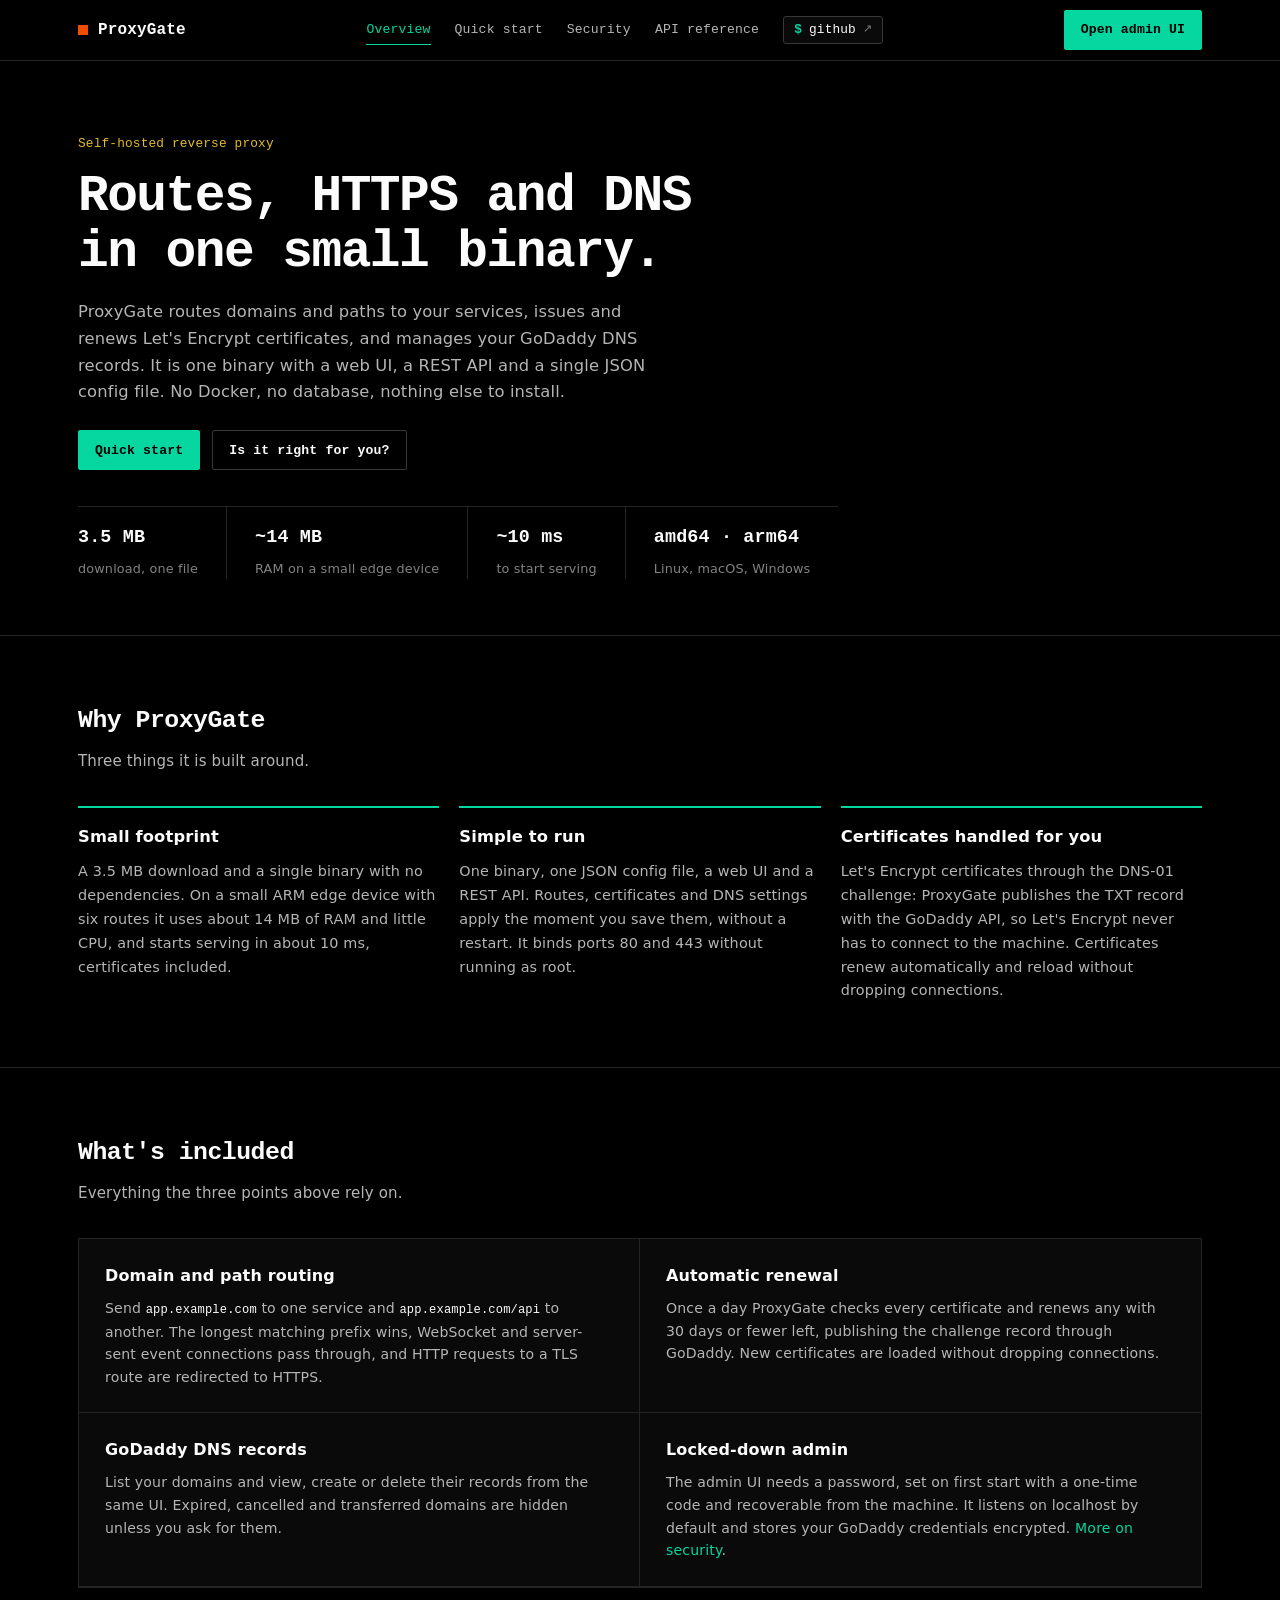
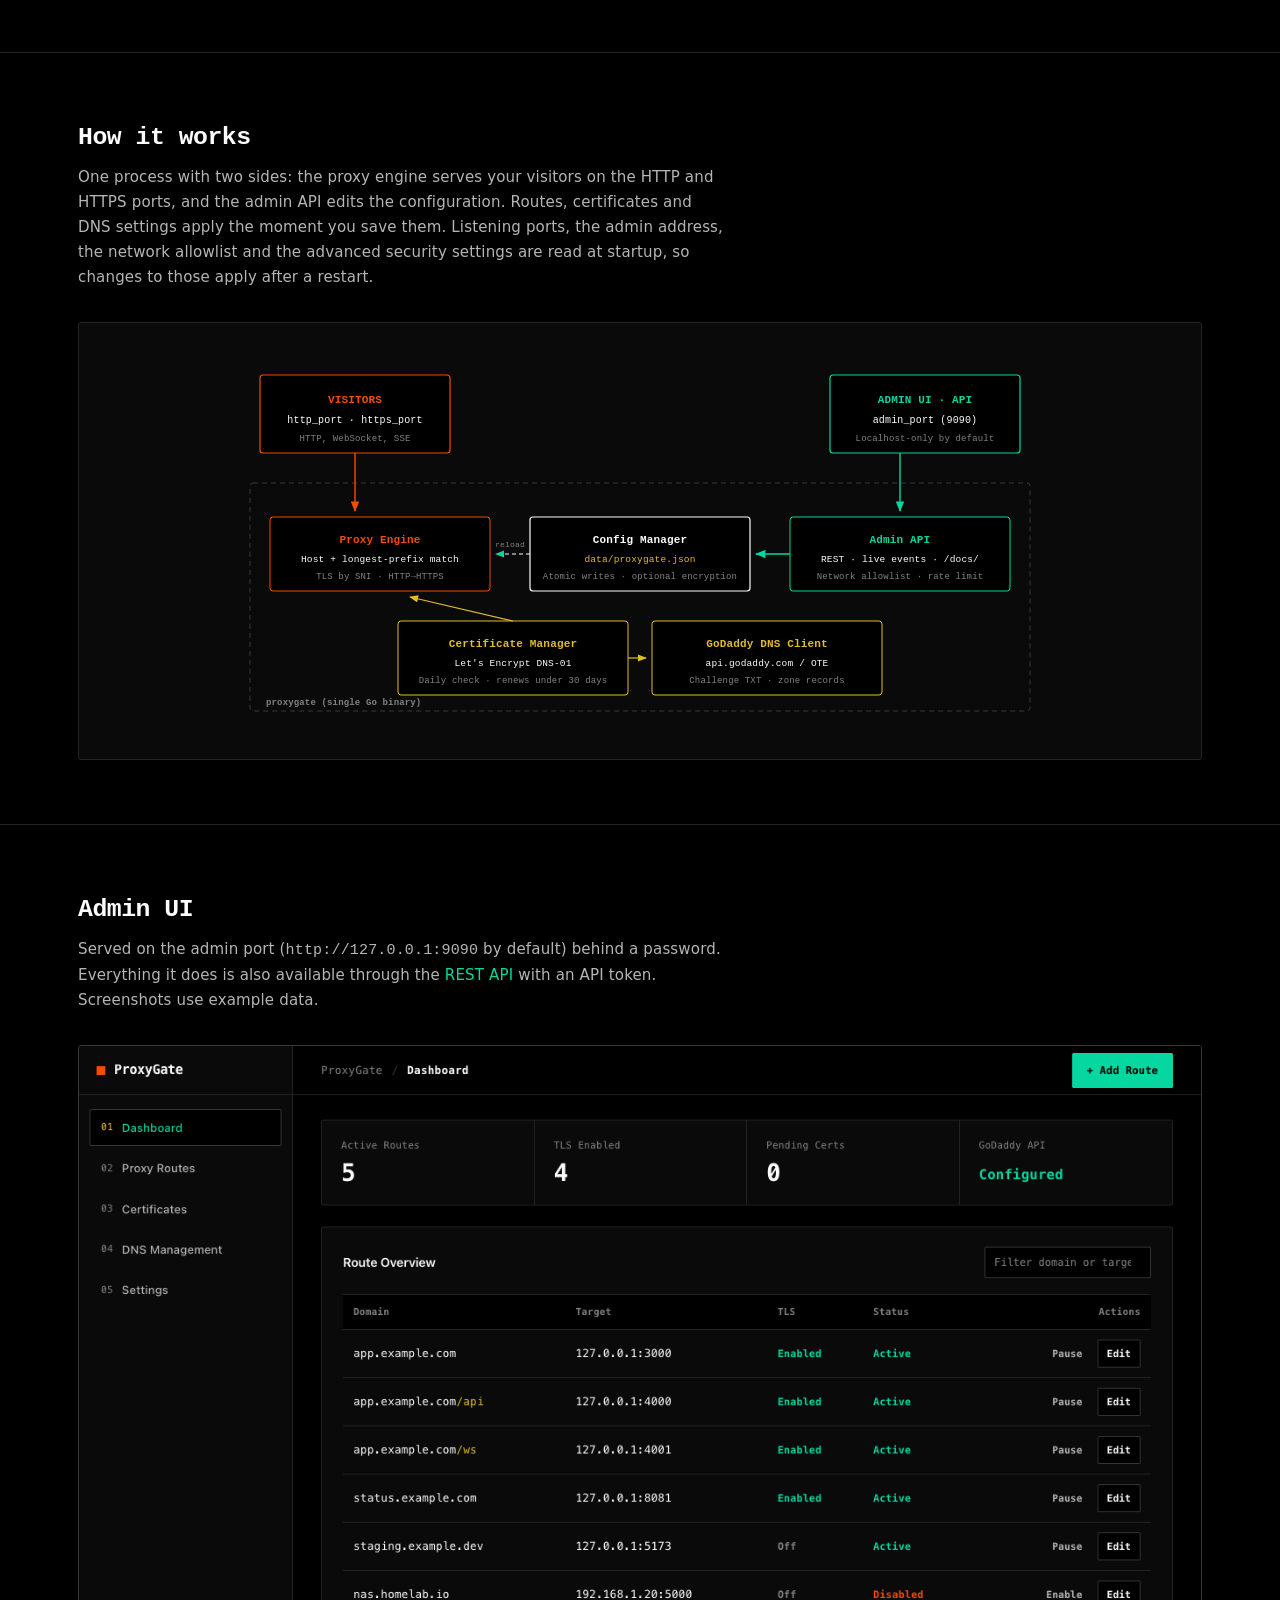
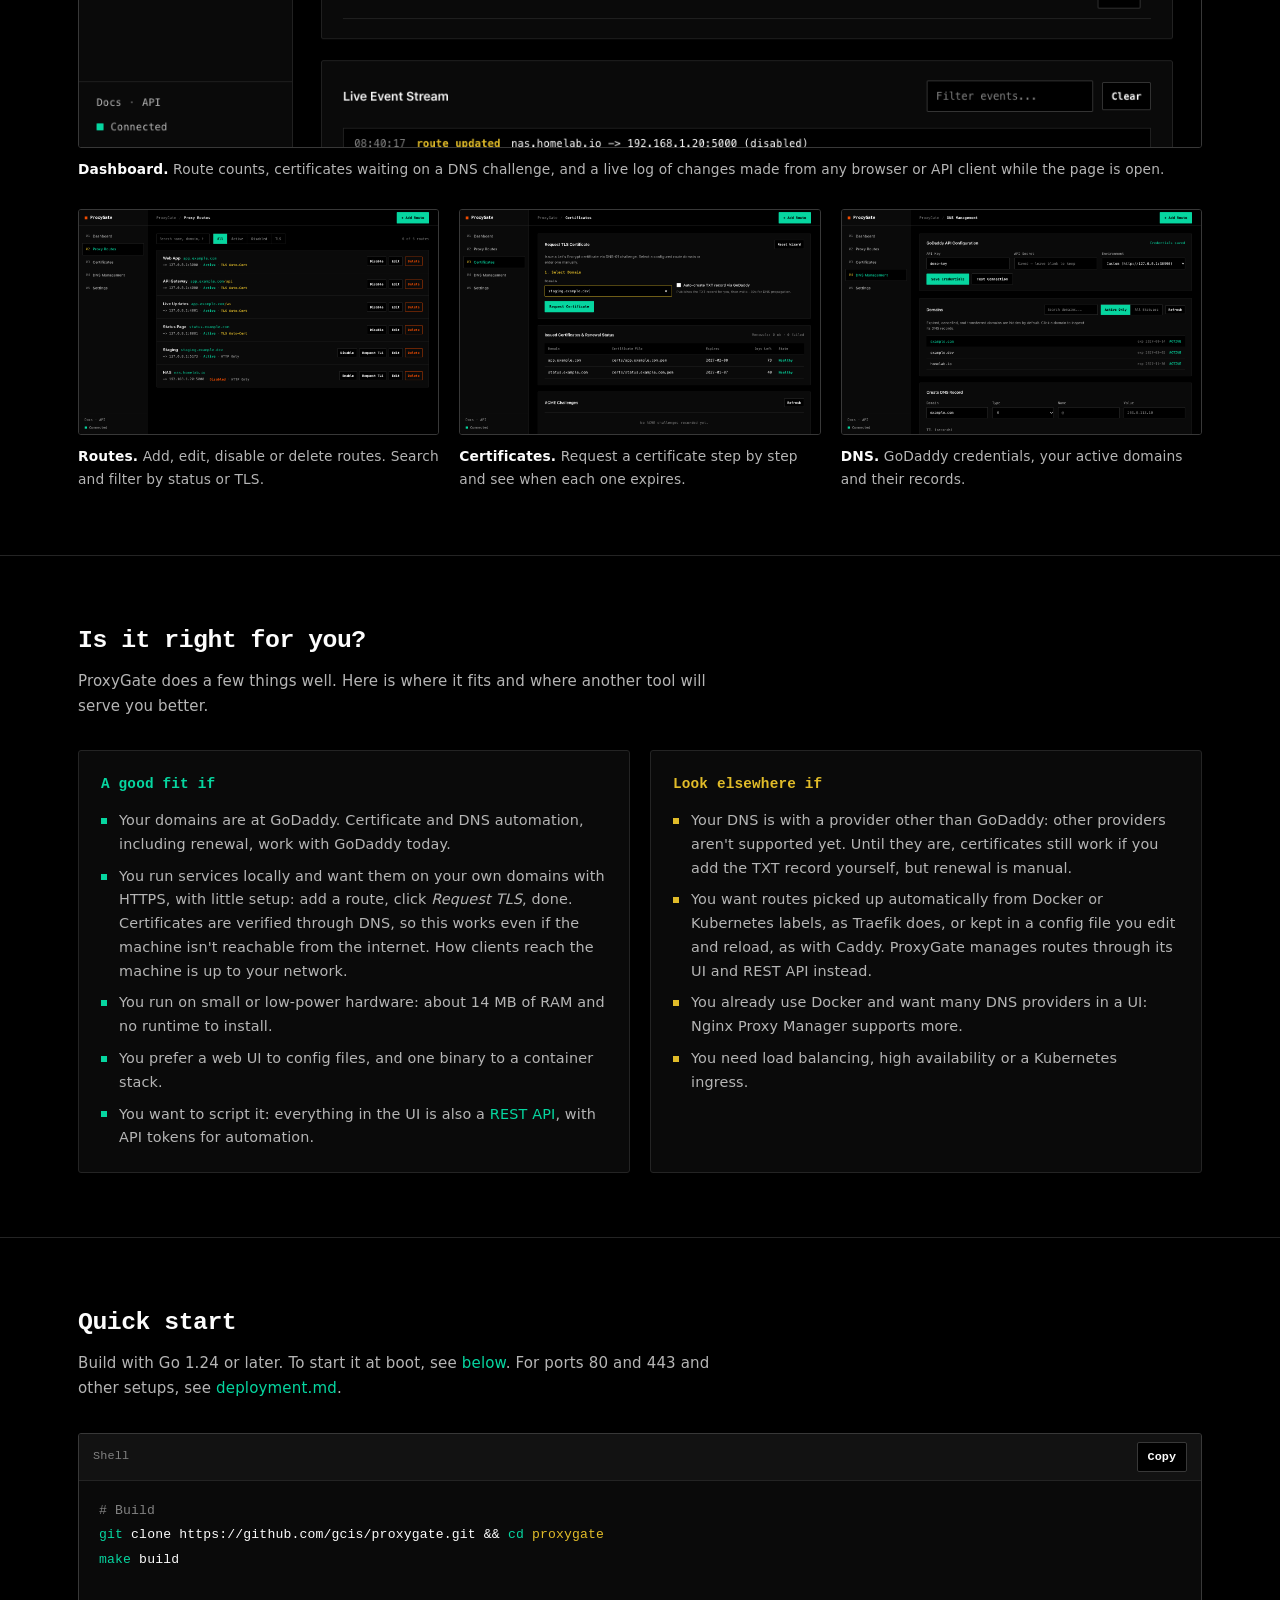
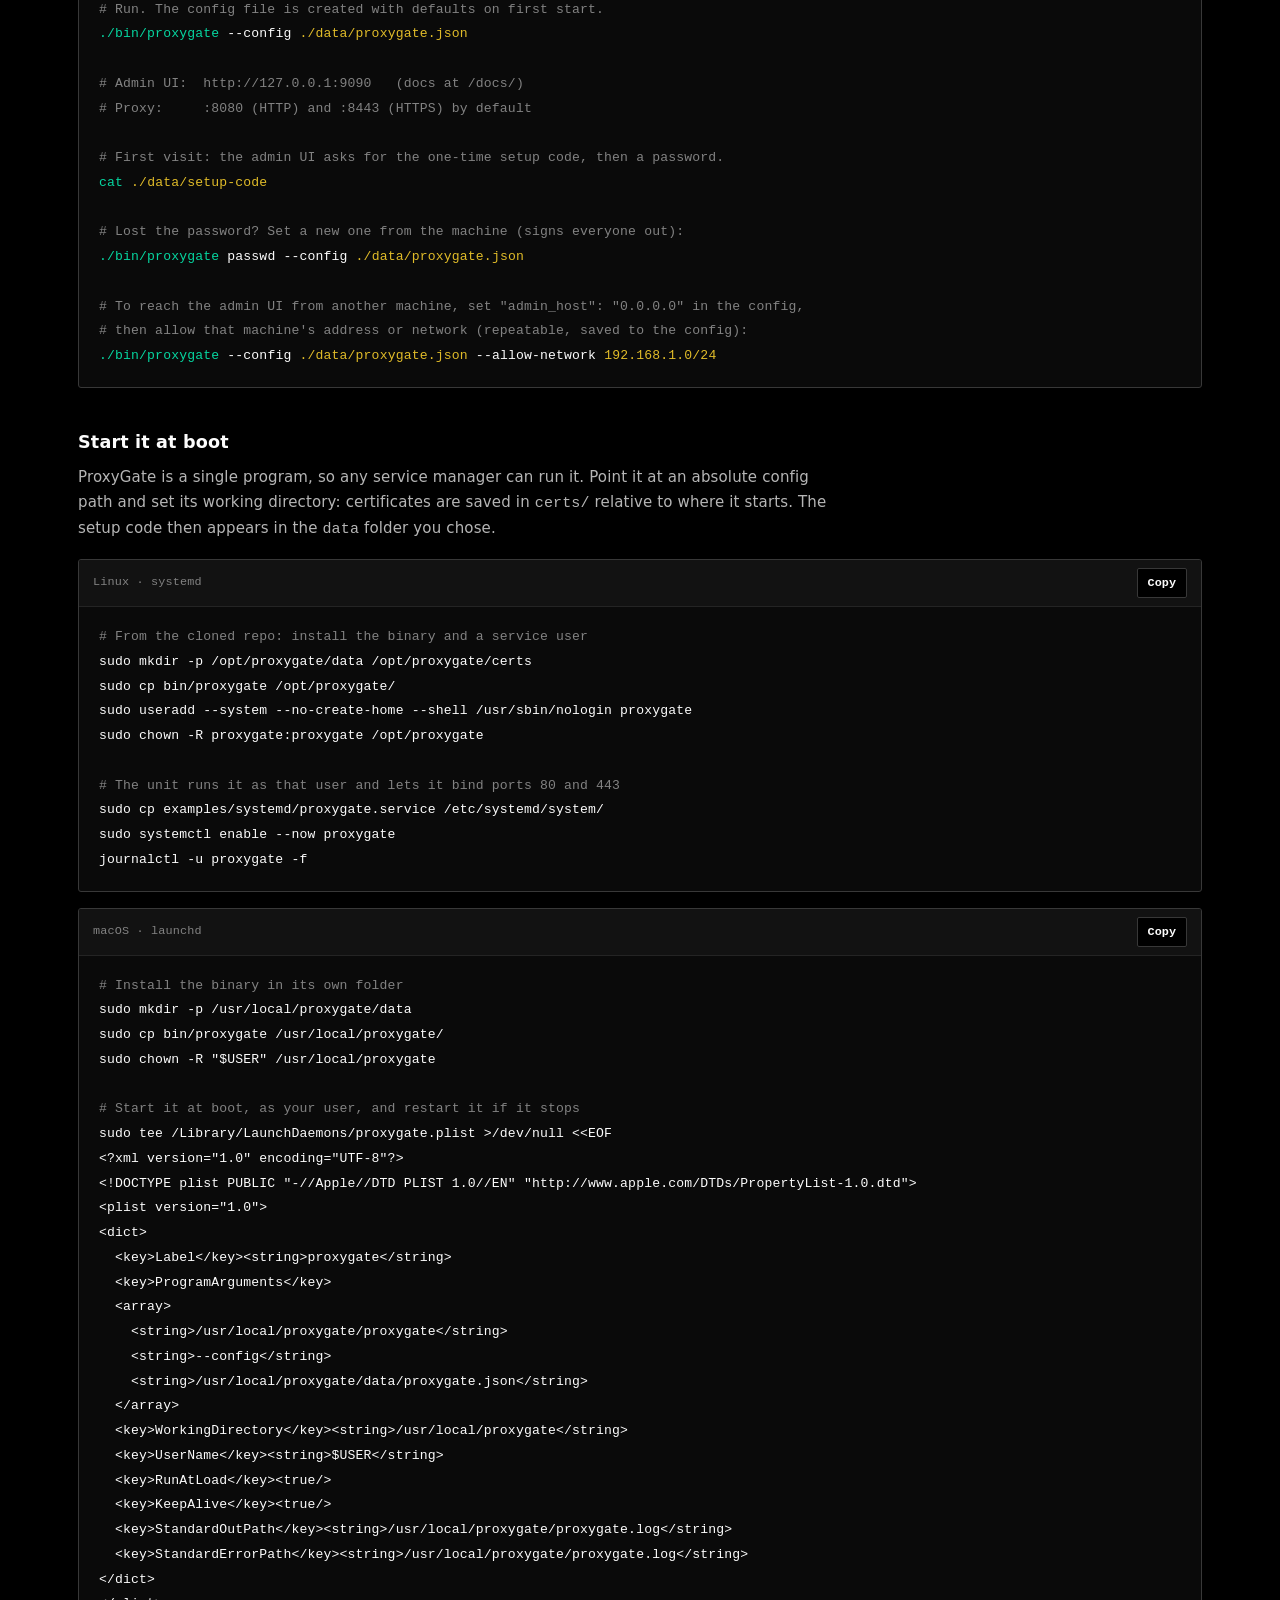
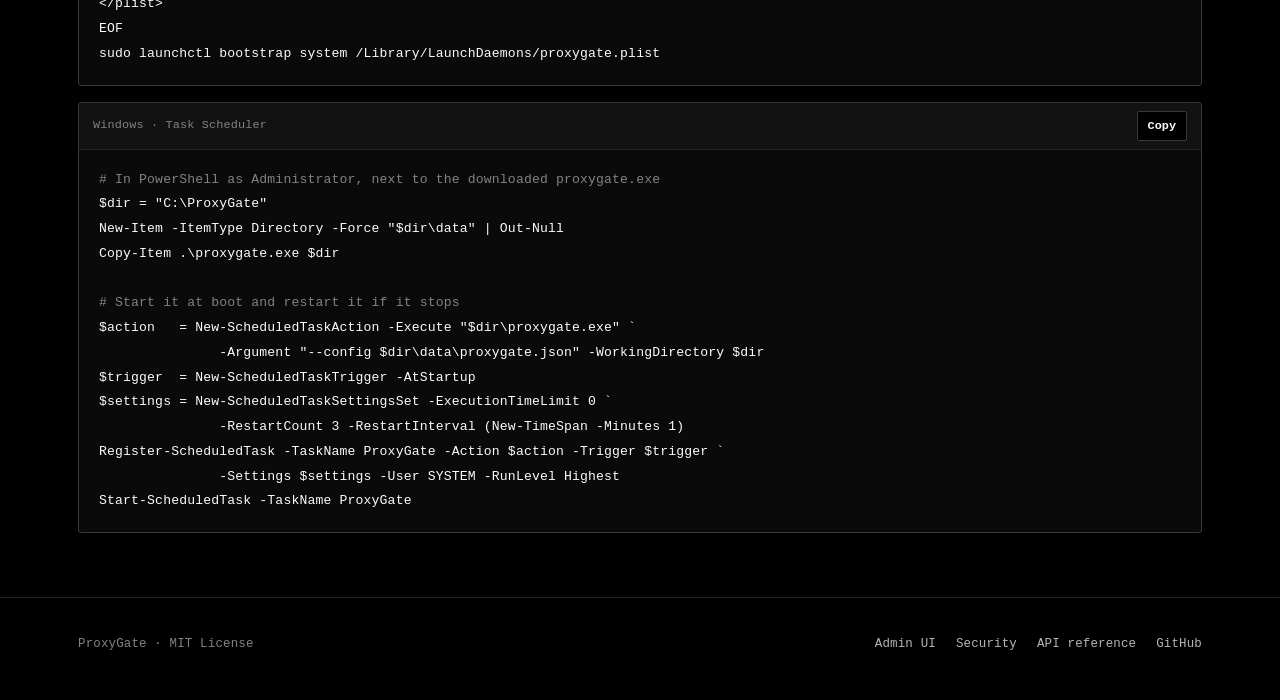
<file: docs/index.html>
<!DOCTYPE html>
<html lang="en">
<head>
    <meta charset="UTF-8">
    <meta name="viewport" content="width=device-width, initial-scale=1.0">
    <title>ProxyGate — Self-hosted reverse proxy</title>
    <meta name="description" content="ProxyGate is a self-hosted reverse proxy in one small binary: domain and path routing, automatic Let&#39;s Encrypt certificates and GoDaddy DNS management, with a web UI and REST API.">
    <link rel="stylesheet" href="docs.css?v=20261127k">
</head>
<body>
    <header class="site-header">
        <div class="site-header-inner">
            <a href="./" class="brand-link">
                <span class="brand-mark" aria-hidden="true"></span>
                <span>ProxyGate</span>
            </a>
            <nav class="site-nav" aria-label="Site">
                <a href="./" class="active" aria-current="page">Overview</a>
                <a href="./#quickstart">Quick start</a>
                <a href="security.html">Security</a>
                <a href="api.html">API reference</a>
                <a class="gh-btn" href="https://github.com/gcis/proxygate" aria-label="ProxyGate on GitHub"><span class="gh-prompt" aria-hidden="true">$</span>github<span class="gh-arrow" aria-hidden="true">↗</span></a>
            </nav>
            <a href="/" class="btn btn-primary" data-console-link>Open admin UI</a>
        </div>
    </header>

    <main>
        <section class="hero">
            <div class="container hero-single">
                <span class="kicker">Self-hosted reverse proxy</span>
                <h1>Routes, HTTPS and DNS in one small binary.</h1>
                <p class="hero-lead">ProxyGate routes domains and paths to your services, issues and renews Let&#39;s Encrypt certificates, and manages your GoDaddy DNS records. It is one binary with a web UI, a REST API and a single JSON config file. No Docker, no database, nothing else to install.</p>
                <div class="cta-group">
                    <a href="#quickstart" class="btn btn-primary">Quick start</a>
                    <a href="#fit" class="btn btn-secondary">Is it right for you?</a>
                </div>
                <div class="proof-strip" role="list" aria-label="Footprint">
                    <div class="proof" role="listitem"><span class="proof-num">3.5 MB</span><span class="proof-label">download, one file</span></div>
                    <div class="proof" role="listitem"><span class="proof-num">~14 MB</span><span class="proof-label">RAM on a small edge device</span></div>
                    <div class="proof" role="listitem"><span class="proof-num">~10 ms</span><span class="proof-label">to start serving</span></div>
                    <div class="proof" role="listitem"><span class="proof-num">amd64 · arm64</span><span class="proof-label">Linux, macOS, Windows</span></div>
                </div>
            </div>
        </section>

        <section class="doc-section" id="why">
            <div class="container">
                <div class="section-header">
                    <h2>Why ProxyGate</h2>
                    <p>Three things it is built around.</p>
                </div>
                <div class="why-grid">
                    <div class="why-item">
                        <h3>Small footprint</h3>
                        <p>A 3.5&nbsp;MB download and a single binary with no dependencies. On a small ARM edge device with six routes it uses about 14&nbsp;MB of RAM and little CPU, and starts serving in about 10&nbsp;ms, certificates included.</p>
                    </div>
                    <div class="why-item">
                        <h3>Simple to run</h3>
                        <p>One binary, one JSON config file, a web UI and a REST API. Routes, certificates and DNS settings apply the moment you save them, without a restart. It binds ports 80 and 443 without running as root.</p>
                    </div>
                    <div class="why-item">
                        <h3>Certificates handled for you</h3>
                        <p>Let&#39;s Encrypt certificates through the DNS-01 challenge: ProxyGate publishes the TXT record with the GoDaddy API, so Let&#39;s Encrypt never has to connect to the machine. Certificates renew automatically and reload without dropping connections.</p>
                    </div>
                </div>
            </div>
        </section>

        <section class="doc-section" id="features">
            <div class="container">
                <div class="section-header">
                    <h2>What's included</h2>
                    <p>Everything the three points above rely on.</p>
                </div>
                <div class="cap-grid">
                    <div class="cap-item">
                        <h3>Domain and path routing</h3>
                        <p>Send <code>app.example.com</code> to one service and <code>app.example.com/api</code> to another. The longest matching prefix wins, WebSocket and server-sent event connections pass through, and HTTP requests to a TLS route are redirected to HTTPS.</p>
                    </div>
                    <div class="cap-item">
                        <h3>Automatic renewal</h3>
                        <p>Once a day ProxyGate checks every certificate and renews any with 30 days or fewer left, publishing the challenge record through GoDaddy. New certificates are loaded without dropping connections.</p>
                    </div>
                    <div class="cap-item">
                        <h3>GoDaddy DNS records</h3>
                        <p>List your domains and view, create or delete their records from the same UI. Expired, cancelled and transferred domains are hidden unless you ask for them.</p>
                    </div>
                    <div class="cap-item">
                        <h3>Locked-down admin</h3>
                        <p>The admin UI needs a password, set on first start with a one-time code and recoverable from the machine. It listens on localhost by default and stores your GoDaddy credentials encrypted. <a href="security.html">More on security</a>.</p>
                    </div>
                </div>
            </div>
        </section>

        <section class="doc-section" id="how-it-works">
            <div class="container">
                <div class="section-header">
                    <h2>How it works</h2>
                    <p>One process with two sides: the proxy engine serves your visitors on the HTTP and HTTPS ports, and the admin API edits the configuration. Routes, certificates and DNS settings apply the moment you save them. Listening ports, the admin address, the network allowlist and the advanced security settings are read at startup, so changes to those apply after a restart.</p>
                </div>
                <div class="arch-panel">
                    <svg viewBox="0 0 820 380" fill="none" xmlns="http://www.w3.org/2000/svg" role="img" aria-label="ProxyGate architecture: visitors reach the proxy engine on the HTTP and HTTPS ports; the admin UI and API clients reach the admin API, localhost-only by default; the admin API writes the config manager, which reloads the proxy engine; the certificate manager renews certificates through Let's Encrypt using GoDaddy DNS">
                        <defs>
                            <marker id="arrow-emerald" viewBox="0 0 10 8" refX="9" refY="4" markerWidth="8" markerHeight="6" orient="auto-start-reverse">
                                <path d="M0,0 L10,4 L0,8 Z" fill="#06d6a0"/>
                            </marker>
                            <marker id="arrow-saffron" viewBox="0 0 10 8" refX="9" refY="4" markerWidth="8" markerHeight="6" orient="auto-start-reverse">
                                <path d="M0,0 L10,4 L0,8 Z" fill="#e1bc29"/>
                            </marker>
                            <marker id="arrow-molten" viewBox="0 0 10 8" refX="9" refY="4" markerWidth="8" markerHeight="6" orient="auto-start-reverse">
                                <path d="M0,0 L10,4 L0,8 Z" fill="#f24c00"/>
                            </marker>
                        </defs>

                        <!-- Entry points -->
                        <rect x="30" y="24" width="190" height="78" rx="3" fill="#000000" stroke="#f24c00" stroke-width="1.2"/>
                        <text x="125" y="52" text-anchor="middle" fill="#f24c00" font-family="IBM Plex Mono, monospace" font-size="11" font-weight="600">VISITORS</text>
                        <text x="125" y="72" text-anchor="middle" fill="#fcfcfc" font-family="IBM Plex Mono, monospace" font-size="10">http_port · https_port</text>
                        <text x="125" y="90" text-anchor="middle" fill="#828282" font-family="IBM Plex Mono, monospace" font-size="9">HTTP, WebSocket, SSE</text>

                        <rect x="600" y="24" width="190" height="78" rx="3" fill="#000000" stroke="#06d6a0" stroke-width="1.2"/>
                        <text x="695" y="52" text-anchor="middle" fill="#06d6a0" font-family="IBM Plex Mono, monospace" font-size="11" font-weight="600">ADMIN UI · API</text>
                        <text x="695" y="72" text-anchor="middle" fill="#fcfcfc" font-family="IBM Plex Mono, monospace" font-size="10">admin_port (9090)</text>
                        <text x="695" y="90" text-anchor="middle" fill="#828282" font-family="IBM Plex Mono, monospace" font-size="9">Localhost-only by default</text>

                        <!-- Binary boundary -->
                        <rect x="20" y="132" width="780" height="228" rx="3" fill="none" stroke="#383838" stroke-width="1" stroke-dasharray="5 4"/>
                        <text x="36" y="354" fill="#828282" font-family="IBM Plex Mono, monospace" font-size="9" font-weight="600">proxygate (single Go binary)</text>

                        <!-- Top row inside binary -->
                        <rect x="40" y="166" width="220" height="74" rx="3" fill="#000000" stroke="#f24c00" stroke-width="1"/>
                        <text x="150" y="192" text-anchor="middle" fill="#f24c00" font-family="IBM Plex Mono, monospace" font-size="11" font-weight="600">Proxy Engine</text>
                        <text x="150" y="211" text-anchor="middle" fill="#fcfcfc" font-family="IBM Plex Mono, monospace" font-size="9.5">Host + longest-prefix match</text>
                        <text x="150" y="228" text-anchor="middle" fill="#828282" font-family="IBM Plex Mono, monospace" font-size="9">TLS by SNI · HTTP→HTTPS</text>

                        <rect x="560" y="166" width="220" height="74" rx="3" fill="#000000" stroke="#06d6a0" stroke-width="1"/>
                        <text x="670" y="192" text-anchor="middle" fill="#06d6a0" font-family="IBM Plex Mono, monospace" font-size="11" font-weight="600">Admin API</text>
                        <text x="670" y="211" text-anchor="middle" fill="#fcfcfc" font-family="IBM Plex Mono, monospace" font-size="9.5">REST · live events · /docs/</text>
                        <text x="670" y="228" text-anchor="middle" fill="#828282" font-family="IBM Plex Mono, monospace" font-size="9">Network allowlist · rate limit</text>

                        <rect x="300" y="166" width="220" height="74" rx="3" fill="#000000" stroke="#fcfcfc" stroke-width="1.2"/>
                        <text x="410" y="192" text-anchor="middle" fill="#fcfcfc" font-family="IBM Plex Mono, monospace" font-size="11" font-weight="600">Config Manager</text>
                        <text x="410" y="211" text-anchor="middle" fill="#e1bc29" font-family="IBM Plex Mono, monospace" font-size="9.5">data/proxygate.json</text>
                        <text x="410" y="228" text-anchor="middle" fill="#828282" font-family="IBM Plex Mono, monospace" font-size="9">Atomic writes · optional encryption</text>

                        <!-- Bottom row inside binary -->
                        <rect x="168" y="270" width="230" height="74" rx="3" fill="#000000" stroke="#e1bc29" stroke-width="1"/>
                        <text x="283" y="296" text-anchor="middle" fill="#e1bc29" font-family="IBM Plex Mono, monospace" font-size="11" font-weight="600">Certificate Manager</text>
                        <text x="283" y="315" text-anchor="middle" fill="#fcfcfc" font-family="IBM Plex Mono, monospace" font-size="9.5">Let's Encrypt DNS-01</text>
                        <text x="283" y="332" text-anchor="middle" fill="#828282" font-family="IBM Plex Mono, monospace" font-size="9">Daily check · renews under 30 days</text>

                        <rect x="422" y="270" width="230" height="74" rx="3" fill="#000000" stroke="#e1bc29" stroke-width="1"/>
                        <text x="537" y="296" text-anchor="middle" fill="#e1bc29" font-family="IBM Plex Mono, monospace" font-size="11" font-weight="600">GoDaddy DNS Client</text>
                        <text x="537" y="315" text-anchor="middle" fill="#fcfcfc" font-family="IBM Plex Mono, monospace" font-size="9.5">api.godaddy.com / OTE</text>
                        <text x="537" y="332" text-anchor="middle" fill="#828282" font-family="IBM Plex Mono, monospace" font-size="9">Challenge TXT · zone records</text>

                        <!-- Connectors -->
                        <line x1="125" y1="102" x2="125" y2="160" stroke="#f24c00" stroke-width="1.4" marker-end="url(#arrow-molten)"/>
                        <line x1="670" y1="102" x2="670" y2="160" stroke="#06d6a0" stroke-width="1.4" marker-end="url(#arrow-emerald)"/>
                        <line x1="560" y1="203" x2="526" y2="203" stroke="#06d6a0" stroke-width="1.4" marker-end="url(#arrow-emerald)"/>
                        <line x1="300" y1="203" x2="266" y2="203" stroke="#fcfcfc" stroke-width="1.2" stroke-dasharray="4 3" marker-end="url(#arrow-emerald)"/>
                        <text x="280" y="196" text-anchor="middle" fill="#828282" font-family="IBM Plex Mono, monospace" font-size="8">reload</text>
                        <line x1="283" y1="270" x2="180" y2="246" stroke="#e1bc29" stroke-width="1.2" marker-end="url(#arrow-saffron)"/>
                        <line x1="398" y1="307" x2="416" y2="307" stroke="#e1bc29" stroke-width="1.2" marker-end="url(#arrow-saffron)"/>
                    </svg>
                </div>
            </div>
        </section>

        <section class="doc-section" id="admin">
            <div class="container">
                <div class="section-header">
                    <h2>Admin UI</h2>
                    <p>Served on the admin port (<code>http://127.0.0.1:9090</code> by default) behind a password. Everything it does is also available through the <a href="api.html">REST API</a> with an API token. Screenshots use example data.</p>
                </div>
                <figure class="shot shot-wide">
                    <img src="screenshots/dashboard.png" alt="ProxyGate dashboard listing routes with their targets, TLS state and status, and a live event log" width="1280" height="800" loading="lazy">
                    <figcaption><strong>Dashboard.</strong> Route counts, certificates waiting on a DNS challenge, and a live log of changes made from any browser or API client while the page is open.</figcaption>
                </figure>
                <div class="shot-grid">
                    <figure class="shot">
                        <img src="screenshots/routes.png" alt="Routes page listing six routes with their target host and port, status and TLS state" width="1280" height="800" loading="lazy">
                        <figcaption><strong>Routes.</strong> Add, edit, disable or delete routes. Search and filter by status or TLS.</figcaption>
                    </figure>
                    <figure class="shot">
                        <img src="screenshots/certificates.png" alt="Certificates page with the certificate request form and a table of issued certificates with expiry dates" width="1280" height="800" loading="lazy">
                        <figcaption><strong>Certificates.</strong> Request a certificate step by step and see when each one expires.</figcaption>
                    </figure>
                    <figure class="shot">
                        <img src="screenshots/dns.png" alt="DNS page with GoDaddy credentials and a list of active domains" width="1280" height="800" loading="lazy">
                        <figcaption><strong>DNS.</strong> GoDaddy credentials, your active domains and their records.</figcaption>
                    </figure>
                </div>
            </div>
        </section>

        <section class="doc-section" id="fit">
            <div class="container">
                <div class="section-header">
                    <h2>Is it right for you?</h2>
                    <p>ProxyGate does a few things well. Here is where it fits and where another tool will serve you better.</p>
                </div>
                <div class="fit-grid">
                    <div class="fit-col fit-yes">
                        <h3>A good fit if</h3>
                        <ul>
                            <li>Your domains are at GoDaddy. Certificate and DNS automation, including renewal, work with GoDaddy today.</li>
                            <li>You run services locally and want them on your own domains with HTTPS, with little setup: add a route, click <em>Request TLS</em>, done. Certificates are verified through DNS, so this works even if the machine isn&#39;t reachable from the internet. How clients reach the machine is up to your network.</li>
                            <li>You run on small or low-power hardware: about 14&nbsp;MB of RAM and no runtime to install.</li>
                            <li>You prefer a web UI to config files, and one binary to a container stack.</li>
                            <li>You want to script it: everything in the UI is also a <a href="api.html">REST API</a>, with API tokens for automation.</li>
                        </ul>
                    </div>
                    <div class="fit-col fit-no">
                        <h3>Look elsewhere if</h3>
                        <ul>
                            <li>Your DNS is with a provider other than GoDaddy: other providers aren't supported yet. Until they are, certificates still work if you add the TXT record yourself, but renewal is manual.</li>
                            <li>You want routes picked up automatically from Docker or Kubernetes labels, as Traefik does, or kept in a config file you edit and reload, as with Caddy. ProxyGate manages routes through its UI and REST API instead.</li>
                            <li>You already use Docker and want many DNS providers in a UI: Nginx Proxy Manager supports more.</li>
                            <li>You need load balancing, high availability or a Kubernetes ingress.</li>
                        </ul>
                    </div>
                </div>
            </div>
        </section>

        <section class="doc-section" id="quickstart">
            <div class="container">
                <div class="section-header">
                    <h2>Quick start</h2>
                    <p>Build with Go 1.24 or later. To start it at boot, see <a href="#start-at-boot">below</a>. For ports 80 and 443 and other setups, see <a href="https://github.com/gcis/proxygate/blob/main/docs/deployment.md">deployment.md</a>.</p>
                </div>
                <div class="code-block">
                    <div class="code-block-header">
                        <span>Shell</span>
                        <button class="btn btn-secondary btn-sm" type="button" data-copy-code="quickstartCode">Copy</button>
                    </div>
                    <pre><code id="quickstartCode"><span class="comment"># Build</span>
<span class="cmd">git</span> <span class="arg">clone https://github.com/gcis/proxygate.git</span> &amp;&amp; <span class="cmd">cd</span> <span class="path">proxygate</span>
<span class="cmd">make</span> <span class="arg">build</span>

<span class="comment"># Run. The config file is created with defaults on first start.</span>
<span class="cmd">./bin/proxygate</span> <span class="arg">--config</span> <span class="path">./data/proxygate.json</span>

<span class="comment"># Admin UI:  http://127.0.0.1:9090   (docs at /docs/)</span>
<span class="comment"># Proxy:     :8080 (HTTP) and :8443 (HTTPS) by default</span>

<span class="comment"># First visit: the admin UI asks for the one-time setup code, then a password.</span>
<span class="cmd">cat</span> <span class="path">./data/setup-code</span>

<span class="comment"># Lost the password? Set a new one from the machine (signs everyone out):</span>
<span class="cmd">./bin/proxygate</span> <span class="arg">passwd --config</span> <span class="path">./data/proxygate.json</span>

<span class="comment"># To reach the admin UI from another machine, set "admin_host": "0.0.0.0" in the config,</span>
<span class="comment"># then allow that machine&#39;s address or network (repeatable, saved to the config):</span>
<span class="cmd">./bin/proxygate</span> <span class="arg">--config</span> <span class="path">./data/proxygate.json</span> <span class="arg">--allow-network</span> <span class="path">192.168.1.0/24</span></code></pre>
                </div>

                <div class="boot-intro" id="start-at-boot">
                    <h3>Start it at boot</h3>
                    <p>ProxyGate is a single program, so any service manager can run it. Point it at an absolute config path and set its working directory: certificates are saved in <code>certs/</code> relative to where it starts. The setup code then appears in the <code>data</code> folder you chose.</p>
                </div>
                <div class="code-block boot-block">
                    <div class="code-block-header">
                        <span>Linux · systemd</span>
                        <button class="btn btn-secondary btn-sm" type="button" data-copy-code="bootLinux">Copy</button>
                    </div>
                    <pre><code id="bootLinux"><span class="comment"># From the cloned repo: install the binary and a service user</span>
sudo mkdir -p /opt/proxygate/data /opt/proxygate/certs
sudo cp bin/proxygate /opt/proxygate/
sudo useradd --system --no-create-home --shell /usr/sbin/nologin proxygate
sudo chown -R proxygate:proxygate /opt/proxygate

<span class="comment"># The unit runs it as that user and lets it bind ports 80 and 443</span>
sudo cp examples/systemd/proxygate.service /etc/systemd/system/
sudo systemctl enable --now proxygate
journalctl -u proxygate -f</code></pre>
                </div>
                <div class="code-block boot-block">
                    <div class="code-block-header">
                        <span>macOS · launchd</span>
                        <button class="btn btn-secondary btn-sm" type="button" data-copy-code="bootMac">Copy</button>
                    </div>
                    <pre><code id="bootMac"><span class="comment"># Install the binary in its own folder</span>
sudo mkdir -p /usr/local/proxygate/data
sudo cp bin/proxygate /usr/local/proxygate/
sudo chown -R &quot;$USER&quot; /usr/local/proxygate

<span class="comment"># Start it at boot, as your user, and restart it if it stops</span>
sudo tee /Library/LaunchDaemons/proxygate.plist &gt;/dev/null &lt;&lt;EOF
&lt;?xml version=&quot;1.0&quot; encoding=&quot;UTF-8&quot;?&gt;
&lt;!DOCTYPE plist PUBLIC &quot;-//Apple//DTD PLIST 1.0//EN&quot; &quot;http://www.apple.com/DTDs/PropertyList-1.0.dtd&quot;&gt;
&lt;plist version=&quot;1.0&quot;&gt;
&lt;dict&gt;
  &lt;key&gt;Label&lt;/key&gt;&lt;string&gt;proxygate&lt;/string&gt;
  &lt;key&gt;ProgramArguments&lt;/key&gt;
  &lt;array&gt;
    &lt;string&gt;/usr/local/proxygate/proxygate&lt;/string&gt;
    &lt;string&gt;--config&lt;/string&gt;
    &lt;string&gt;/usr/local/proxygate/data/proxygate.json&lt;/string&gt;
  &lt;/array&gt;
  &lt;key&gt;WorkingDirectory&lt;/key&gt;&lt;string&gt;/usr/local/proxygate&lt;/string&gt;
  &lt;key&gt;UserName&lt;/key&gt;&lt;string&gt;$USER&lt;/string&gt;
  &lt;key&gt;RunAtLoad&lt;/key&gt;&lt;true/&gt;
  &lt;key&gt;KeepAlive&lt;/key&gt;&lt;true/&gt;
  &lt;key&gt;StandardOutPath&lt;/key&gt;&lt;string&gt;/usr/local/proxygate/proxygate.log&lt;/string&gt;
  &lt;key&gt;StandardErrorPath&lt;/key&gt;&lt;string&gt;/usr/local/proxygate/proxygate.log&lt;/string&gt;
&lt;/dict&gt;
&lt;/plist&gt;
EOF
sudo launchctl bootstrap system /Library/LaunchDaemons/proxygate.plist</code></pre>
                </div>
                <div class="code-block boot-block">
                    <div class="code-block-header">
                        <span>Windows · Task Scheduler</span>
                        <button class="btn btn-secondary btn-sm" type="button" data-copy-code="bootWin">Copy</button>
                    </div>
                    <pre><code id="bootWin"><span class="comment"># In PowerShell as Administrator, next to the downloaded proxygate.exe</span>
$dir = &quot;C:\ProxyGate&quot;
New-Item -ItemType Directory -Force &quot;$dir\data&quot; | Out-Null
Copy-Item .\proxygate.exe $dir

<span class="comment"># Start it at boot and restart it if it stops</span>
$action   = New-ScheduledTaskAction -Execute &quot;$dir\proxygate.exe&quot; `
               -Argument &quot;--config $dir\data\proxygate.json&quot; -WorkingDirectory $dir
$trigger  = New-ScheduledTaskTrigger -AtStartup
$settings = New-ScheduledTaskSettingsSet -ExecutionTimeLimit 0 `
               -RestartCount 3 -RestartInterval (New-TimeSpan -Minutes 1)
Register-ScheduledTask -TaskName ProxyGate -Action $action -Trigger $trigger `
               -Settings $settings -User SYSTEM -RunLevel Highest
Start-ScheduledTask -TaskName ProxyGate</code></pre>
                </div>
            </div>
        </section>
    </main>

    <footer class="site-footer">
        <div class="site-footer-inner">
            <span>ProxyGate · MIT License</span>
            <div class="footer-links">
                <a href="/" data-console-link>Admin UI</a>
                <a href="security.html">Security</a>
                <a href="api.html">API reference</a>
                <a href="https://github.com/gcis/proxygate" target="_blank" rel="noopener noreferrer">GitHub</a>
            </div>
        </div>
    </footer>

    <script src="docs.js?v=20261127"></script>
</body>
</html>
</file>
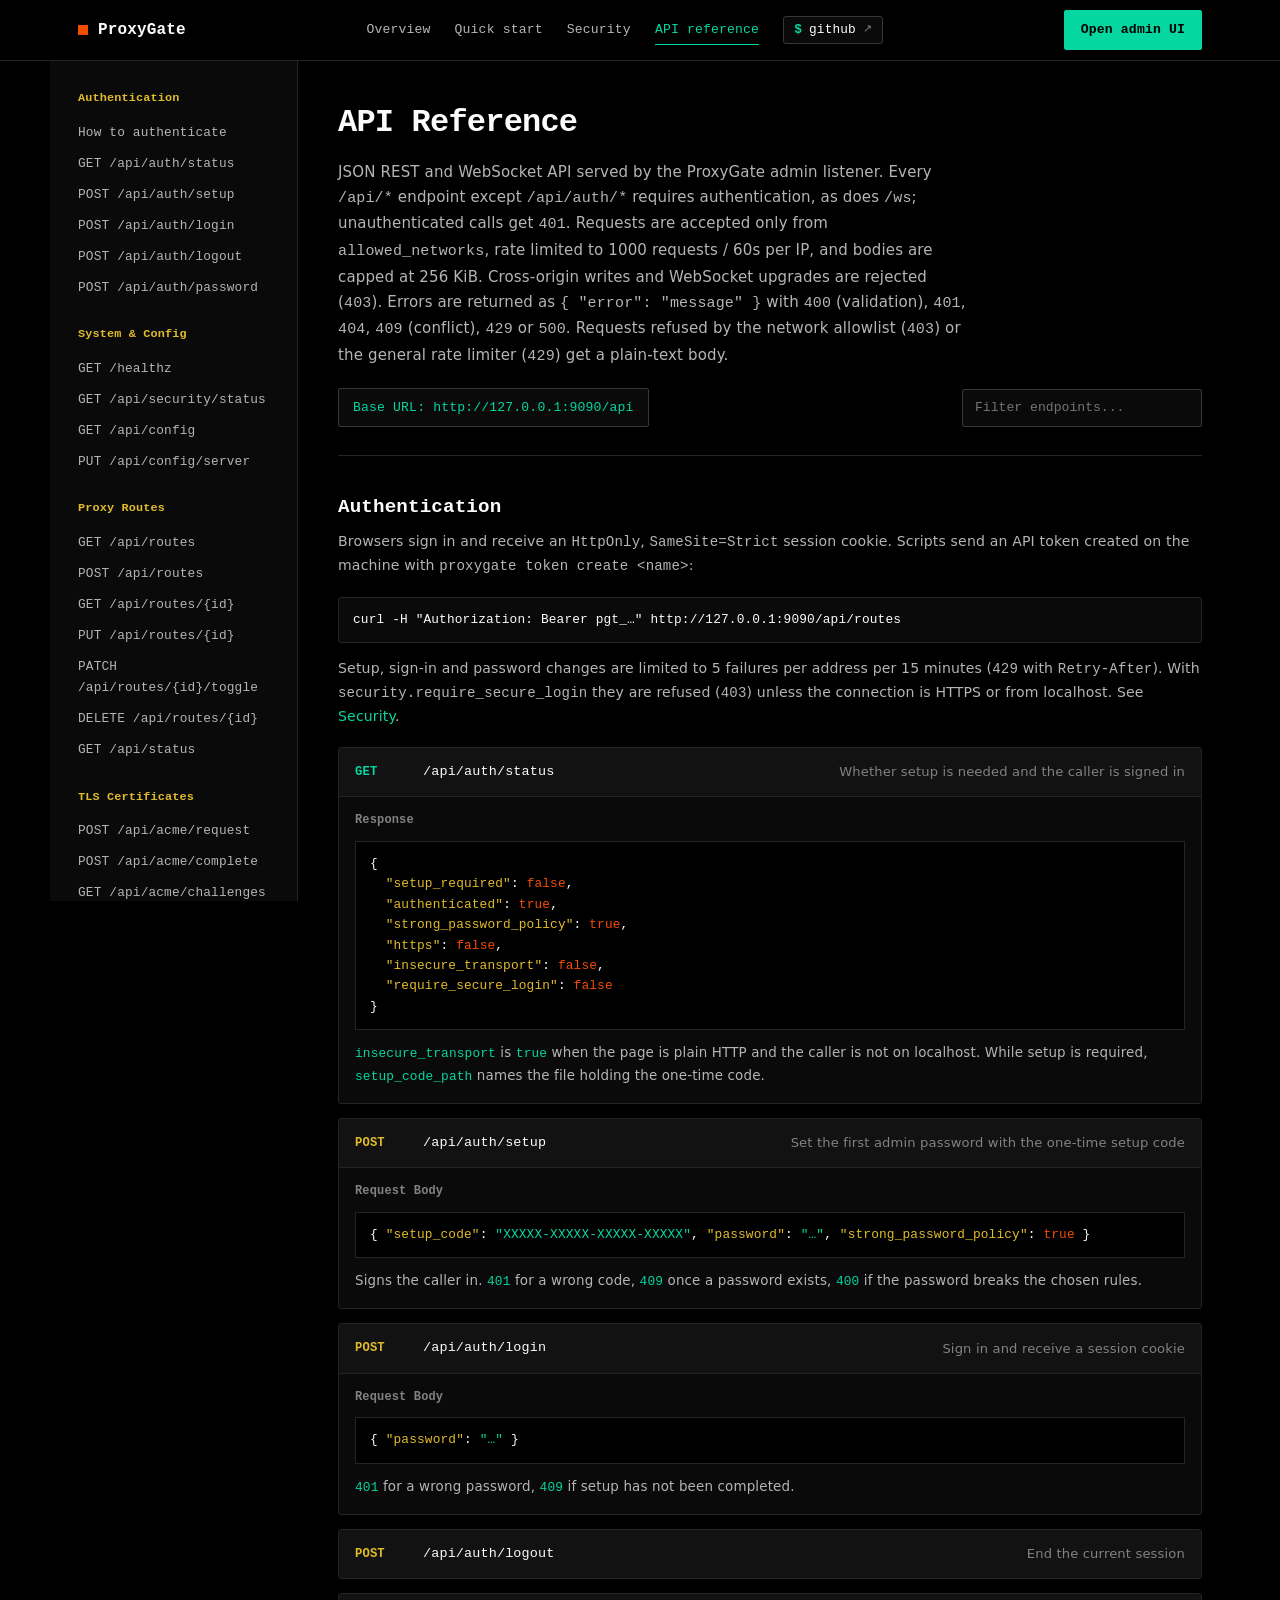
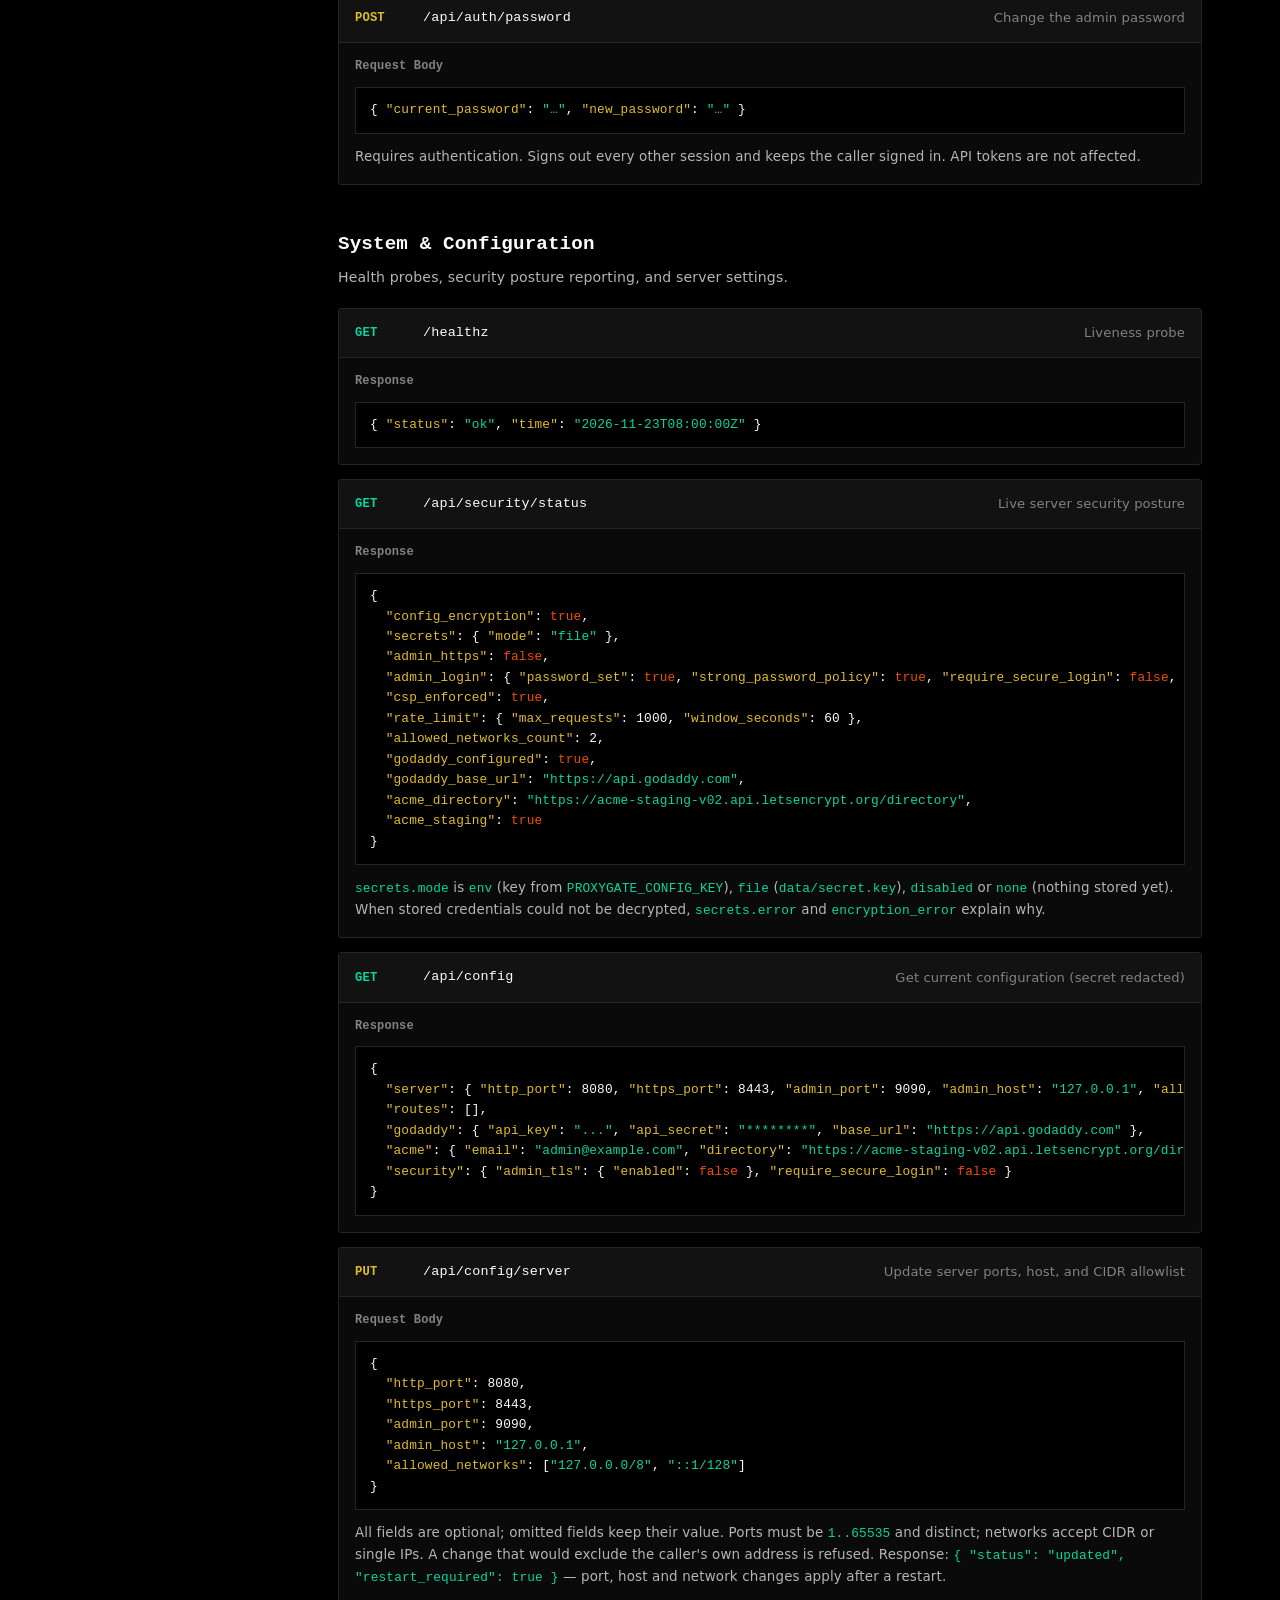
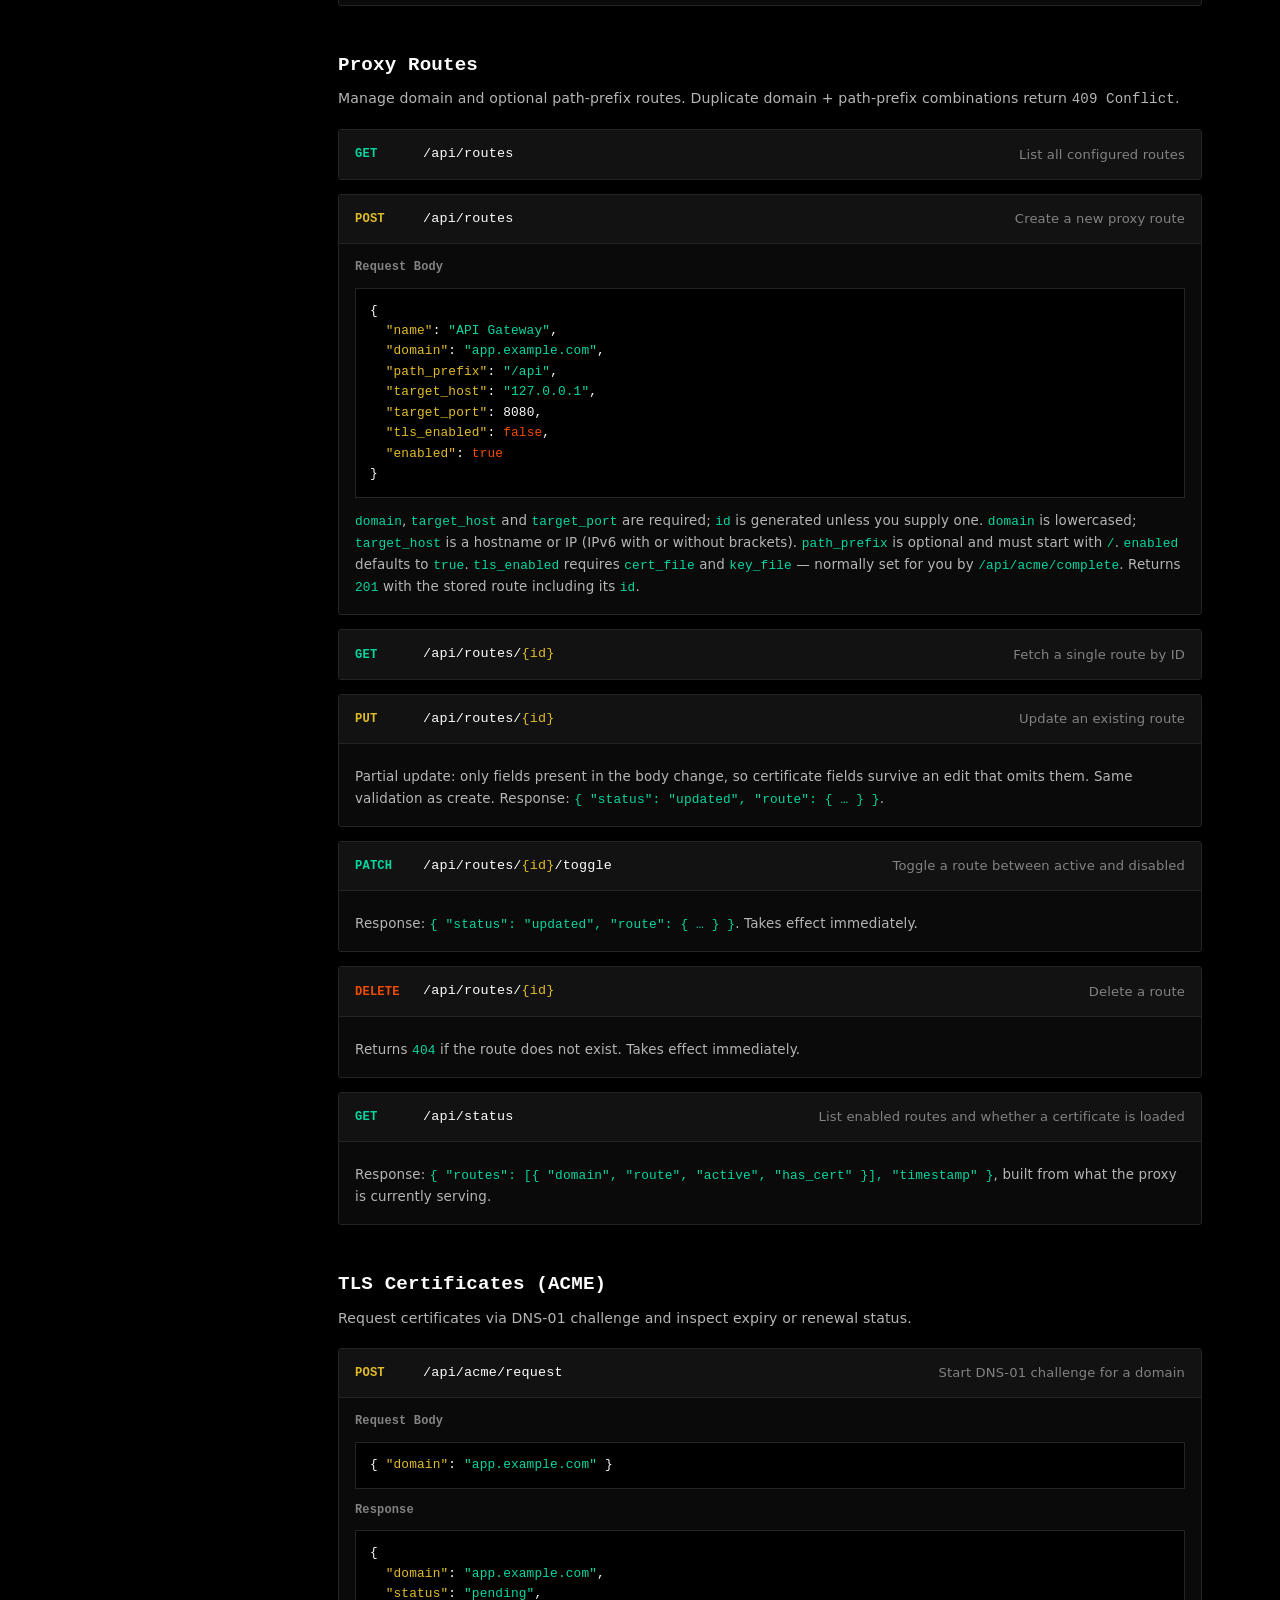
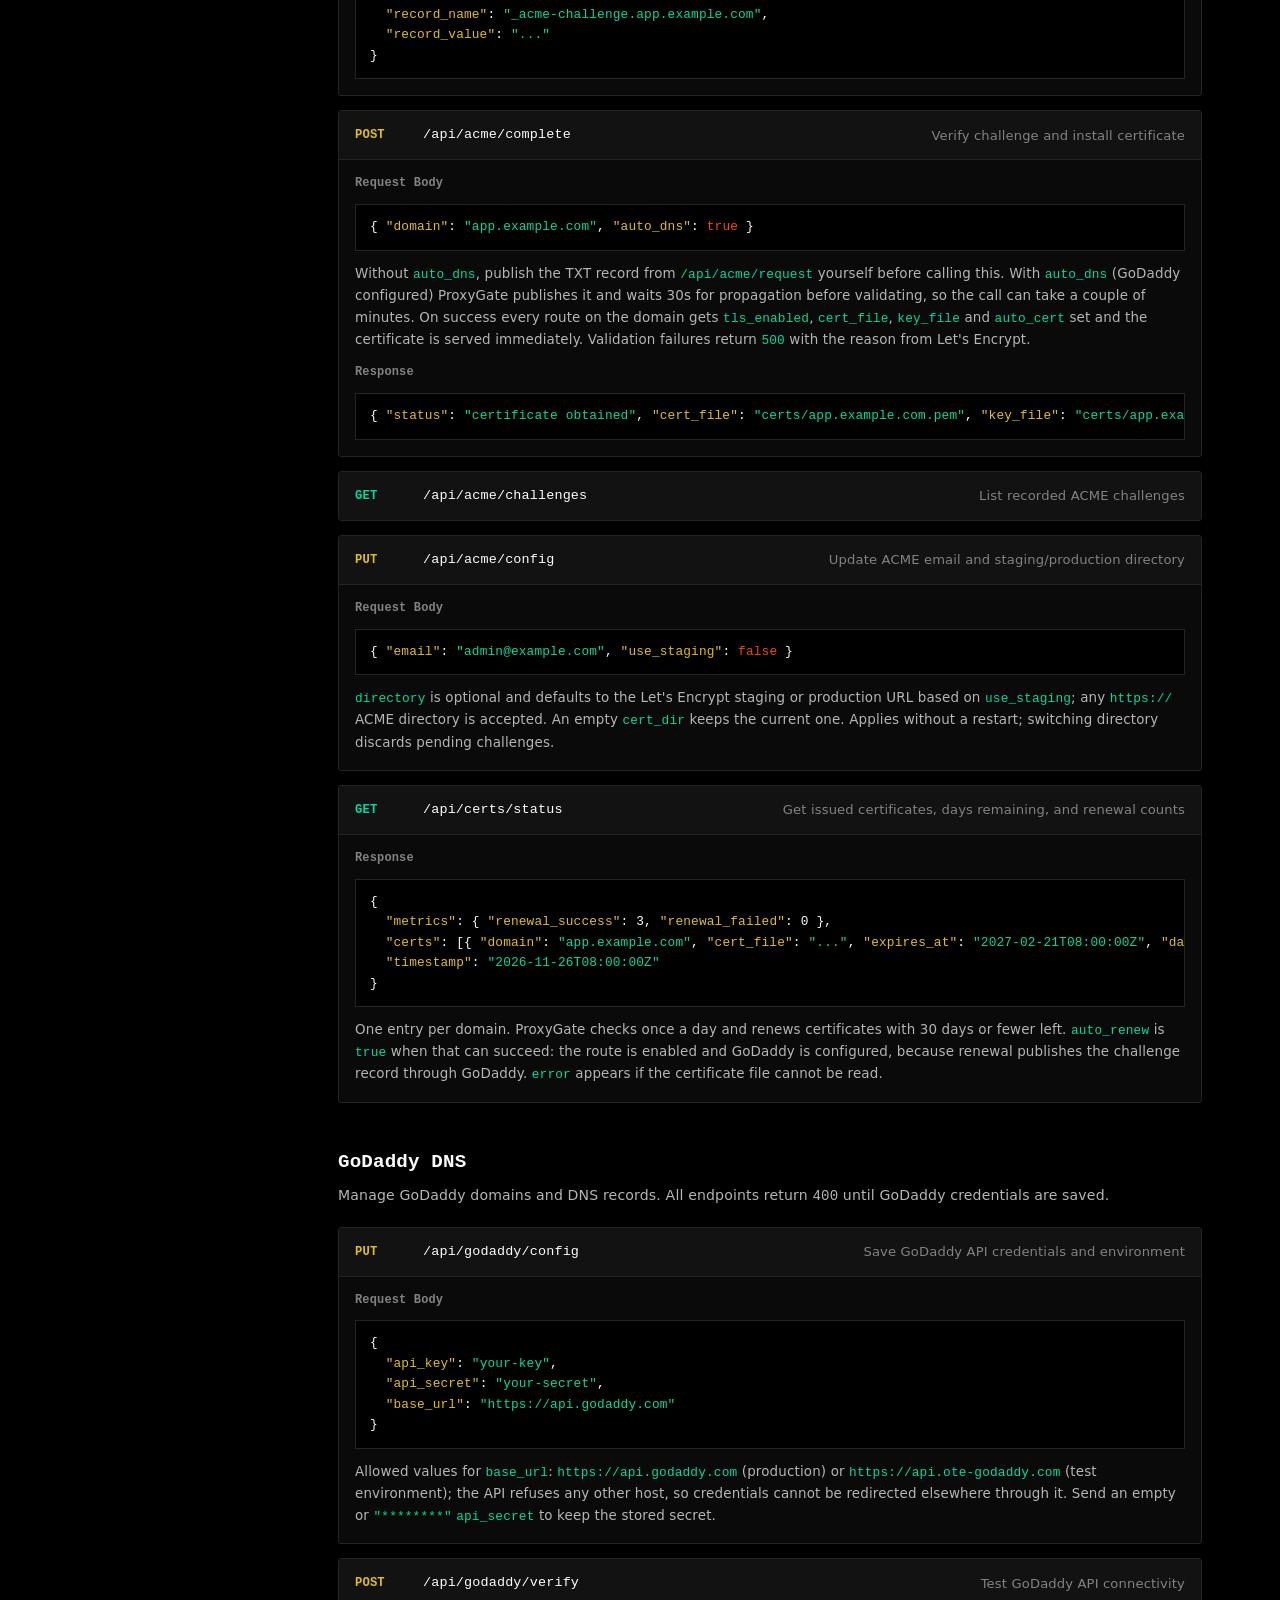
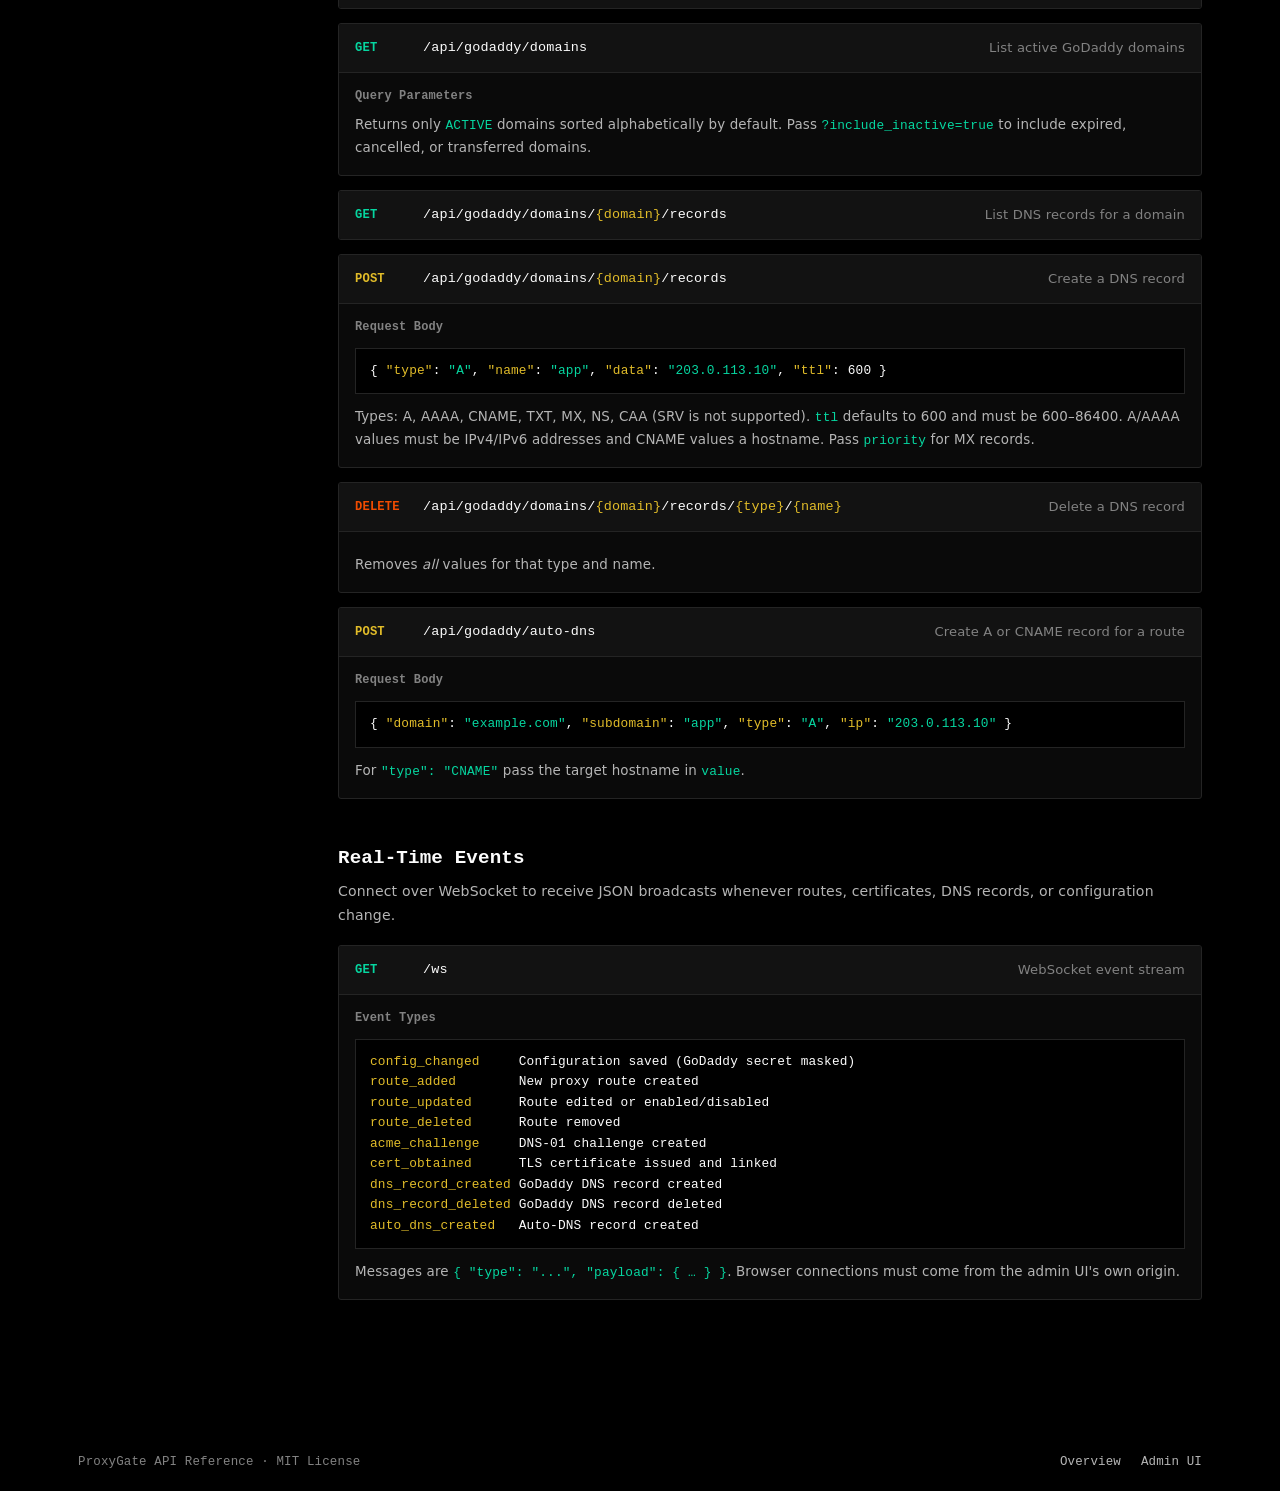
<file: docs/api.html>
<!DOCTYPE html>
<html lang="en">
<head>
    <meta charset="UTF-8">
    <meta name="viewport" content="width=device-width, initial-scale=1.0">
    <title>ProxyGate API Reference</title>
    <meta name="description" content="Complete REST and WebSocket API documentation for ProxyGate routes, TLS certificates, GoDaddy DNS, and security status.">
    <link rel="stylesheet" href="docs.css?v=20261127k">
</head>
<body>
    <header class="site-header">
        <div class="site-header-inner">
            <a href="./" class="brand-link">
                <span class="brand-mark" aria-hidden="true"></span>
                <span>ProxyGate</span>
            </a>
            <nav class="site-nav" aria-label="Site">
                <a href="./">Overview</a>
                <a href="./#quickstart">Quick start</a>
                <a href="security.html">Security</a>
                <a href="api.html" class="active" aria-current="page">API reference</a>
                <a class="gh-btn" href="https://github.com/gcis/proxygate" aria-label="ProxyGate on GitHub"><span class="gh-prompt" aria-hidden="true">$</span>github<span class="gh-arrow" aria-hidden="true">↗</span></a>
            </nav>
            <a href="/" class="btn btn-primary" data-console-link>Open admin UI</a>
        </div>
    </header>

    <div class="api-layout">
        <aside class="api-sidebar" aria-label="API sections">
            <div class="api-nav-group">
                <h3>Authentication</h3>
                <a href="#auth">How to authenticate</a>
                <a href="#auth-status">GET /api/auth/status</a>
                <a href="#auth-setup">POST /api/auth/setup</a>
                <a href="#auth-login">POST /api/auth/login</a>
                <a href="#auth-logout">POST /api/auth/logout</a>
                <a href="#auth-password">POST /api/auth/password</a>
            </div>
            <div class="api-nav-group">
                <h3>System &amp; Config</h3>
                <a href="#healthz">GET /healthz</a>
                <a href="#security-status">GET /api/security/status</a>
                <a href="#config">GET /api/config</a>
                <a href="#update-server">PUT /api/config/server</a>
            </div>
            <div class="api-nav-group">
                <h3>Proxy Routes</h3>
                <a href="#routes">GET /api/routes</a>
                <a href="#create-route">POST /api/routes</a>
                <a href="#get-route">GET /api/routes/{id}</a>
                <a href="#update-route">PUT /api/routes/{id}</a>
                <a href="#toggle-route">PATCH /api/routes/{id}/toggle</a>
                <a href="#delete-route">DELETE /api/routes/{id}</a>
                <a href="#status">GET /api/status</a>
            </div>
            <div class="api-nav-group">
                <h3>TLS Certificates</h3>
                <a href="#certificates">POST /api/acme/request</a>
                <a href="#acme-complete">POST /api/acme/complete</a>
                <a href="#acme-challenges">GET /api/acme/challenges</a>
                <a href="#acme-config">PUT /api/acme/config</a>
                <a href="#certs-status">GET /api/certs/status</a>
            </div>
            <div class="api-nav-group">
                <h3>GoDaddy DNS</h3>
                <a href="#godaddy">PUT /api/godaddy/config</a>
                <a href="#gd-verify">POST /api/godaddy/verify</a>
                <a href="#gd-domains">GET /api/godaddy/domains</a>
                <a href="#gd-records">GET / POST / DELETE Records</a>
                <a href="#gd-auto">POST /api/godaddy/auto-dns</a>
            </div>
            <div class="api-nav-group">
                <h3>Real-Time</h3>
                <a href="#websocket">GET /ws</a>
            </div>
        </aside>

        <main class="api-main">
            <div class="api-intro">
                <h1>API Reference</h1>
                <p>JSON REST and WebSocket API served by the ProxyGate admin listener. Every <code>/api/*</code> endpoint except <code>/api/auth/*</code> requires authentication, as does <code>/ws</code>; unauthenticated calls get <code>401</code>. Requests are accepted only from <code>allowed_networks</code>, rate limited to 1000 requests / 60s per IP, and bodies are capped at 256&nbsp;KiB. Cross-origin writes and WebSocket upgrades are rejected (<code>403</code>). Errors are returned as <code>{ "error": "message" }</code> with <code>400</code> (validation), <code>401</code>, <code>404</code>, <code>409</code> (conflict), <code>429</code> or <code>500</code>. Requests refused by the network allowlist (<code>403</code>) or the general rate limiter (<code>429</code>) get a plain-text body.</p>
                <div class="api-toolbar">
                    <div class="base-url">Base URL: http://127.0.0.1:9090/api</div>
                    <input type="search" id="apiSearchInput" class="api-search" placeholder="Filter endpoints..." aria-label="Filter API endpoints">
                </div>
            </div>

            <!-- Authentication -->
            <section class="endpoint-group" id="auth">
                <h2>Authentication</h2>
                <p>Browsers sign in and receive an <code>HttpOnly</code>, <code>SameSite=Strict</code> session cookie. Scripts send an API token created on the machine with <code>proxygate token create &lt;name&gt;</code>:</p>
                <pre>curl -H "Authorization: Bearer pgt_…" http://127.0.0.1:9090/api/routes</pre>
                <p>Setup, sign-in and password changes are limited to 5 failures per address per 15 minutes (<code>429</code> with <code>Retry-After</code>). With <code>security.require_secure_login</code> they are refused (<code>403</code>) unless the connection is HTTPS or from localhost. See <a href="security.html">Security</a>.</p>

                <div class="endpoint" id="auth-status">
                    <div class="endpoint-header">
                        <span class="method get">GET</span>
                        <span class="endpoint-path">/api/auth/status</span>
                        <span class="endpoint-desc">Whether setup is needed and the caller is signed in</span>
                    </div>
                    <div class="endpoint-details">
                        <h4>Response</h4>
                        <pre>{
  <span class="key">"setup_required"</span>: <span class="bool">false</span>,
  <span class="key">"authenticated"</span>: <span class="bool">true</span>,
  <span class="key">"strong_password_policy"</span>: <span class="bool">true</span>,
  <span class="key">"https"</span>: <span class="bool">false</span>,
  <span class="key">"insecure_transport"</span>: <span class="bool">false</span>,
  <span class="key">"require_secure_login"</span>: <span class="bool">false</span>
}</pre>
                        <p><code>insecure_transport</code> is <code>true</code> when the page is plain HTTP and the caller is not on localhost. While setup is required, <code>setup_code_path</code> names the file holding the one-time code.</p>
                    </div>
                </div>

                <div class="endpoint" id="auth-setup">
                    <div class="endpoint-header">
                        <span class="method post">POST</span>
                        <span class="endpoint-path">/api/auth/setup</span>
                        <span class="endpoint-desc">Set the first admin password with the one-time setup code</span>
                    </div>
                    <div class="endpoint-details">
                        <h4>Request Body</h4>
                        <pre>{ <span class="key">"setup_code"</span>: <span class="str">"XXXXX-XXXXX-XXXXX-XXXXX"</span>, <span class="key">"password"</span>: <span class="str">"…"</span>, <span class="key">"strong_password_policy"</span>: <span class="bool">true</span> }</pre>
                        <p>Signs the caller in. <code>401</code> for a wrong code, <code>409</code> once a password exists, <code>400</code> if the password breaks the chosen rules.</p>
                    </div>
                </div>

                <div class="endpoint" id="auth-login">
                    <div class="endpoint-header">
                        <span class="method post">POST</span>
                        <span class="endpoint-path">/api/auth/login</span>
                        <span class="endpoint-desc">Sign in and receive a session cookie</span>
                    </div>
                    <div class="endpoint-details">
                        <h4>Request Body</h4>
                        <pre>{ <span class="key">"password"</span>: <span class="str">"…"</span> }</pre>
                        <p><code>401</code> for a wrong password, <code>409</code> if setup has not been completed.</p>
                    </div>
                </div>

                <div class="endpoint" id="auth-logout">
                    <div class="endpoint-header">
                        <span class="method post">POST</span>
                        <span class="endpoint-path">/api/auth/logout</span>
                        <span class="endpoint-desc">End the current session</span>
                    </div>
                </div>

                <div class="endpoint" id="auth-password">
                    <div class="endpoint-header">
                        <span class="method post">POST</span>
                        <span class="endpoint-path">/api/auth/password</span>
                        <span class="endpoint-desc">Change the admin password</span>
                    </div>
                    <div class="endpoint-details">
                        <h4>Request Body</h4>
                        <pre>{ <span class="key">"current_password"</span>: <span class="str">"…"</span>, <span class="key">"new_password"</span>: <span class="str">"…"</span> }</pre>
                        <p>Requires authentication. Signs out every other session and keeps the caller signed in. API tokens are not affected.</p>
                    </div>
                </div>
            </section>

            <!-- System & Configuration -->
            <section class="endpoint-group" id="config">
                <h2>System &amp; Configuration</h2>
                <p>Health probes, security posture reporting, and server settings.</p>

                <div class="endpoint" id="healthz">
                    <div class="endpoint-header">
                        <span class="method get">GET</span>
                        <span class="endpoint-path">/healthz</span>
                        <span class="endpoint-desc">Liveness probe</span>
                    </div>
                    <div class="endpoint-details">
                        <h4>Response</h4>
                        <pre>{ <span class="key">"status"</span>: <span class="str">"ok"</span>, <span class="key">"time"</span>: <span class="str">"2026-11-23T08:00:00Z"</span> }</pre>
                    </div>
                </div>

                <div class="endpoint" id="security-status">
                    <div class="endpoint-header">
                        <span class="method get">GET</span>
                        <span class="endpoint-path">/api/security/status</span>
                        <span class="endpoint-desc">Live server security posture</span>
                    </div>
                    <div class="endpoint-details">
                        <h4>Response</h4>
                        <pre>{
  <span class="key">"config_encryption"</span>: <span class="bool">true</span>,
  <span class="key">"secrets"</span>: { <span class="key">"mode"</span>: <span class="str">"file"</span> },
  <span class="key">"admin_https"</span>: <span class="bool">false</span>,
  <span class="key">"admin_login"</span>: { <span class="key">"password_set"</span>: <span class="bool">true</span>, <span class="key">"strong_password_policy"</span>: <span class="bool">true</span>, <span class="key">"require_secure_login"</span>: <span class="bool">false</span>, <span class="key">"session_idle_timeout"</span>: <span class="str">"12h0m0s"</span>, <span class="key">"session_max_age"</span>: <span class="str">"168h0m0s"</span>, <span class="key">"api_tokens"</span>: <span class="num">1</span> },
  <span class="key">"csp_enforced"</span>: <span class="bool">true</span>,
  <span class="key">"rate_limit"</span>: { <span class="key">"max_requests"</span>: <span class="num">1000</span>, <span class="key">"window_seconds"</span>: <span class="num">60</span> },
  <span class="key">"allowed_networks_count"</span>: <span class="num">2</span>,
  <span class="key">"godaddy_configured"</span>: <span class="bool">true</span>,
  <span class="key">"godaddy_base_url"</span>: <span class="str">"https://api.godaddy.com"</span>,
  <span class="key">"acme_directory"</span>: <span class="str">"https://acme-staging-v02.api.letsencrypt.org/directory"</span>,
  <span class="key">"acme_staging"</span>: <span class="bool">true</span>
}</pre>
                        <p><code>secrets.mode</code> is <code>env</code> (key from <code>PROXYGATE_CONFIG_KEY</code>), <code>file</code> (<code>data/secret.key</code>), <code>disabled</code> or <code>none</code> (nothing stored yet). When stored credentials could not be decrypted, <code>secrets.error</code> and <code>encryption_error</code> explain why.</p>
                    </div>
                </div>

                <div class="endpoint">
                    <div class="endpoint-header">
                        <span class="method get">GET</span>
                        <span class="endpoint-path">/api/config</span>
                        <span class="endpoint-desc">Get current configuration (secret redacted)</span>
                    </div>
                    <div class="endpoint-details">
                        <h4>Response</h4>
                        <pre>{
  <span class="key">"server"</span>: { <span class="key">"http_port"</span>: <span class="num">8080</span>, <span class="key">"https_port"</span>: <span class="num">8443</span>, <span class="key">"admin_port"</span>: <span class="num">9090</span>, <span class="key">"admin_host"</span>: <span class="str">"127.0.0.1"</span>, <span class="key">"allowed_networks"</span>: [<span class="str">"127.0.0.0/8"</span>, <span class="str">"::1/128"</span>] },
  <span class="key">"routes"</span>: [],
  <span class="key">"godaddy"</span>: { <span class="key">"api_key"</span>: <span class="str">"..."</span>, <span class="key">"api_secret"</span>: <span class="str">"********"</span>, <span class="key">"base_url"</span>: <span class="str">"https://api.godaddy.com"</span> },
  <span class="key">"acme"</span>: { <span class="key">"email"</span>: <span class="str">"admin@example.com"</span>, <span class="key">"directory"</span>: <span class="str">"https://acme-staging-v02.api.letsencrypt.org/directory"</span>, <span class="key">"cert_dir"</span>: <span class="str">"./certs"</span>, <span class="key">"use_staging"</span>: <span class="bool">true</span> },
  <span class="key">"security"</span>: { <span class="key">"admin_tls"</span>: { <span class="key">"enabled"</span>: <span class="bool">false</span> }, <span class="key">"require_secure_login"</span>: <span class="bool">false</span> }
}</pre>
                    </div>
                </div>

                <div class="endpoint" id="update-server">
                    <div class="endpoint-header">
                        <span class="method put">PUT</span>
                        <span class="endpoint-path">/api/config/server</span>
                        <span class="endpoint-desc">Update server ports, host, and CIDR allowlist</span>
                    </div>
                    <div class="endpoint-details">
                        <h4>Request Body</h4>
                        <pre>{
  <span class="key">"http_port"</span>: <span class="num">8080</span>,
  <span class="key">"https_port"</span>: <span class="num">8443</span>,
  <span class="key">"admin_port"</span>: <span class="num">9090</span>,
  <span class="key">"admin_host"</span>: <span class="str">"127.0.0.1"</span>,
  <span class="key">"allowed_networks"</span>: [<span class="str">"127.0.0.0/8"</span>, <span class="str">"::1/128"</span>]
}</pre>
                        <p>All fields are optional; omitted fields keep their value. Ports must be <code>1..65535</code> and distinct; networks accept CIDR or single IPs. A change that would exclude the caller's own address is refused. Response: <code>{ "status": "updated", "restart_required": true }</code> — port, host and network changes apply after a restart.</p>
                    </div>
                </div>
            </section>

            <!-- Proxy Routes -->
            <section class="endpoint-group" id="routes">
                <h2>Proxy Routes</h2>
                <p>Manage domain and optional path-prefix routes. Duplicate domain + path-prefix combinations return <code>409 Conflict</code>.</p>

                <div class="endpoint">
                    <div class="endpoint-header">
                        <span class="method get">GET</span>
                        <span class="endpoint-path">/api/routes</span>
                        <span class="endpoint-desc">List all configured routes</span>
                    </div>
                </div>

                <div class="endpoint" id="create-route">
                    <div class="endpoint-header">
                        <span class="method post">POST</span>
                        <span class="endpoint-path">/api/routes</span>
                        <span class="endpoint-desc">Create a new proxy route</span>
                    </div>
                    <div class="endpoint-details">
                        <h4>Request Body</h4>
                        <pre>{
  <span class="key">"name"</span>: <span class="str">"API Gateway"</span>,
  <span class="key">"domain"</span>: <span class="str">"app.example.com"</span>,
  <span class="key">"path_prefix"</span>: <span class="str">"/api"</span>,
  <span class="key">"target_host"</span>: <span class="str">"127.0.0.1"</span>,
  <span class="key">"target_port"</span>: <span class="num">8080</span>,
  <span class="key">"tls_enabled"</span>: <span class="bool">false</span>,
  <span class="key">"enabled"</span>: <span class="bool">true</span>
}</pre>
                        <p><code>domain</code>, <code>target_host</code> and <code>target_port</code> are required; <code>id</code> is generated unless you supply one. <code>domain</code> is lowercased; <code>target_host</code> is a hostname or IP (IPv6 with or without brackets). <code>path_prefix</code> is optional and must start with <code>/</code>. <code>enabled</code> defaults to <code>true</code>. <code>tls_enabled</code> requires <code>cert_file</code> and <code>key_file</code> — normally set for you by <code>/api/acme/complete</code>. Returns <code>201</code> with the stored route including its <code>id</code>.</p>
                    </div>
                </div>

                <div class="endpoint" id="get-route">
                    <div class="endpoint-header">
                        <span class="method get">GET</span>
                        <span class="endpoint-path">/api/routes/<span class="param">{id}</span></span>
                        <span class="endpoint-desc">Fetch a single route by ID</span>
                    </div>
                </div>

                <div class="endpoint" id="update-route">
                    <div class="endpoint-header">
                        <span class="method put">PUT</span>
                        <span class="endpoint-path">/api/routes/<span class="param">{id}</span></span>
                        <span class="endpoint-desc">Update an existing route</span>
                    </div>
                    <div class="endpoint-details">
                        <p>Partial update: only fields present in the body change, so certificate fields survive an edit that omits them. Same validation as create. Response: <code>{ "status": "updated", "route": { … } }</code>.</p>
                    </div>
                </div>

                <div class="endpoint" id="toggle-route">
                    <div class="endpoint-header">
                        <span class="method patch">PATCH</span>
                        <span class="endpoint-path">/api/routes/<span class="param">{id}</span>/toggle</span>
                        <span class="endpoint-desc">Toggle a route between active and disabled</span>
                    </div>
                    <div class="endpoint-details">
                        <p>Response: <code>{ "status": "updated", "route": { … } }</code>. Takes effect immediately.</p>
                    </div>
                </div>

                <div class="endpoint" id="delete-route">
                    <div class="endpoint-header">
                        <span class="method del">DELETE</span>
                        <span class="endpoint-path">/api/routes/<span class="param">{id}</span></span>
                        <span class="endpoint-desc">Delete a route</span>
                    </div>
                    <div class="endpoint-details">
                        <p>Returns <code>404</code> if the route does not exist. Takes effect immediately.</p>
                    </div>
                </div>

                <div class="endpoint" id="status">
                    <div class="endpoint-header">
                        <span class="method get">GET</span>
                        <span class="endpoint-path">/api/status</span>
                        <span class="endpoint-desc">List enabled routes and whether a certificate is loaded</span>
                    </div>
                    <div class="endpoint-details">
                        <p>Response: <code>{ "routes": [{ "domain", "route", "active", "has_cert" }], "timestamp" }</code>, built from what the proxy is currently serving.</p>
                    </div>
                </div>
            </section>

            <!-- TLS Certificates -->
            <section class="endpoint-group" id="certificates">
                <h2>TLS Certificates (ACME)</h2>
                <p>Request certificates via DNS-01 challenge and inspect expiry or renewal status.</p>

                <div class="endpoint">
                    <div class="endpoint-header">
                        <span class="method post">POST</span>
                        <span class="endpoint-path">/api/acme/request</span>
                        <span class="endpoint-desc">Start DNS-01 challenge for a domain</span>
                    </div>
                    <div class="endpoint-details">
                        <h4>Request Body</h4>
                        <pre>{ <span class="key">"domain"</span>: <span class="str">"app.example.com"</span> }</pre>
                        <h4>Response</h4>
                        <pre>{
  <span class="key">"domain"</span>: <span class="str">"app.example.com"</span>,
  <span class="key">"status"</span>: <span class="str">"pending"</span>,
  <span class="key">"record_name"</span>: <span class="str">"_acme-challenge.app.example.com"</span>,
  <span class="key">"record_value"</span>: <span class="str">"..."</span>
}</pre>
                    </div>
                </div>

                <div class="endpoint" id="acme-complete">
                    <div class="endpoint-header">
                        <span class="method post">POST</span>
                        <span class="endpoint-path">/api/acme/complete</span>
                        <span class="endpoint-desc">Verify challenge and install certificate</span>
                    </div>
                    <div class="endpoint-details">
                        <h4>Request Body</h4>
                        <pre>{ <span class="key">"domain"</span>: <span class="str">"app.example.com"</span>, <span class="key">"auto_dns"</span>: <span class="bool">true</span> }</pre>
                        <p>Without <code>auto_dns</code>, publish the TXT record from <code>/api/acme/request</code> yourself before calling this. With <code>auto_dns</code> (GoDaddy configured) ProxyGate publishes it and waits 30s for propagation before validating, so the call can take a couple of minutes. On success every route on the domain gets <code>tls_enabled</code>, <code>cert_file</code>, <code>key_file</code> and <code>auto_cert</code> set and the certificate is served immediately. Validation failures return <code>500</code> with the reason from Let's Encrypt.</p>
                        <h4>Response</h4>
                        <pre>{ <span class="key">"status"</span>: <span class="str">"certificate obtained"</span>, <span class="key">"cert_file"</span>: <span class="str">"certs/app.example.com.pem"</span>, <span class="key">"key_file"</span>: <span class="str">"certs/app.example.com.key"</span> }</pre>
                    </div>
                </div>

                <div class="endpoint" id="acme-challenges">
                    <div class="endpoint-header">
                        <span class="method get">GET</span>
                        <span class="endpoint-path">/api/acme/challenges</span>
                        <span class="endpoint-desc">List recorded ACME challenges</span>
                    </div>
                </div>

                <div class="endpoint" id="acme-config">
                    <div class="endpoint-header">
                        <span class="method put">PUT</span>
                        <span class="endpoint-path">/api/acme/config</span>
                        <span class="endpoint-desc">Update ACME email and staging/production directory</span>
                    </div>
                    <div class="endpoint-details">
                        <h4>Request Body</h4>
                        <pre>{ <span class="key">"email"</span>: <span class="str">"admin@example.com"</span>, <span class="key">"use_staging"</span>: <span class="bool">false</span> }</pre>
                        <p><code>directory</code> is optional and defaults to the Let's Encrypt staging or production URL based on <code>use_staging</code>; any <code>https://</code> ACME directory is accepted. An empty <code>cert_dir</code> keeps the current one. Applies without a restart; switching directory discards pending challenges.</p>
                    </div>
                </div>

                <div class="endpoint" id="certs-status">
                    <div class="endpoint-header">
                        <span class="method get">GET</span>
                        <span class="endpoint-path">/api/certs/status</span>
                        <span class="endpoint-desc">Get issued certificates, days remaining, and renewal counts</span>
                    </div>
                    <div class="endpoint-details">
                        <h4>Response</h4>
                        <pre>{
  <span class="key">"metrics"</span>: { <span class="key">"renewal_success"</span>: <span class="num">3</span>, <span class="key">"renewal_failed"</span>: <span class="num">0</span> },
  <span class="key">"certs"</span>: [{ <span class="key">"domain"</span>: <span class="str">"app.example.com"</span>, <span class="key">"cert_file"</span>: <span class="str">"..."</span>, <span class="key">"expires_at"</span>: <span class="str">"2027-02-21T08:00:00Z"</span>, <span class="key">"days_remaining"</span>: <span class="num">87</span>, <span class="key">"needs_renewal"</span>: <span class="bool">false</span>, <span class="key">"auto_renew"</span>: <span class="bool">true</span> }],
  <span class="key">"timestamp"</span>: <span class="str">"2026-11-26T08:00:00Z"</span>
}</pre>
                        <p>One entry per domain. ProxyGate checks once a day and renews certificates with 30 days or fewer left. <code>auto_renew</code> is <code>true</code> when that can succeed: the route is enabled and GoDaddy is configured, because renewal publishes the challenge record through GoDaddy. <code>error</code> appears if the certificate file cannot be read.</p>
                    </div>
                </div>
            </section>

            <!-- GoDaddy DNS -->
            <section class="endpoint-group" id="godaddy">
                <h2>GoDaddy DNS</h2>
                <p>Manage GoDaddy domains and DNS records. All endpoints return <code>400</code> until GoDaddy credentials are saved.</p>

                <div class="endpoint">
                    <div class="endpoint-header">
                        <span class="method put">PUT</span>
                        <span class="endpoint-path">/api/godaddy/config</span>
                        <span class="endpoint-desc">Save GoDaddy API credentials and environment</span>
                    </div>
                    <div class="endpoint-details">
                        <h4>Request Body</h4>
                        <pre>{
  <span class="key">"api_key"</span>: <span class="str">"your-key"</span>,
  <span class="key">"api_secret"</span>: <span class="str">"your-secret"</span>,
  <span class="key">"base_url"</span>: <span class="str">"https://api.godaddy.com"</span>
}</pre>
                        <p>Allowed values for <code>base_url</code>: <code>https://api.godaddy.com</code> (production) or <code>https://api.ote-godaddy.com</code> (test environment); the API refuses any other host, so credentials cannot be redirected elsewhere through it. Send an empty or <code>"********"</code> <code>api_secret</code> to keep the stored secret.</p>
                    </div>
                </div>

                <div class="endpoint" id="gd-verify">
                    <div class="endpoint-header">
                        <span class="method post">POST</span>
                        <span class="endpoint-path">/api/godaddy/verify</span>
                        <span class="endpoint-desc">Test GoDaddy API connectivity</span>
                    </div>
                </div>

                <div class="endpoint" id="gd-domains">
                    <div class="endpoint-header">
                        <span class="method get">GET</span>
                        <span class="endpoint-path">/api/godaddy/domains</span>
                        <span class="endpoint-desc">List active GoDaddy domains</span>
                    </div>
                    <div class="endpoint-details">
                        <h4>Query Parameters</h4>
                        <p>Returns only <code>ACTIVE</code> domains sorted alphabetically by default. Pass <code>?include_inactive=true</code> to include expired, cancelled, or transferred domains.</p>
                    </div>
                </div>

                <div class="endpoint" id="gd-records">
                    <div class="endpoint-header">
                        <span class="method get">GET</span>
                        <span class="endpoint-path">/api/godaddy/domains/<span class="param">{domain}</span>/records</span>
                        <span class="endpoint-desc">List DNS records for a domain</span>
                    </div>
                </div>

                <div class="endpoint">
                    <div class="endpoint-header">
                        <span class="method post">POST</span>
                        <span class="endpoint-path">/api/godaddy/domains/<span class="param">{domain}</span>/records</span>
                        <span class="endpoint-desc">Create a DNS record</span>
                    </div>
                    <div class="endpoint-details">
                        <h4>Request Body</h4>
                        <pre>{ <span class="key">"type"</span>: <span class="str">"A"</span>, <span class="key">"name"</span>: <span class="str">"app"</span>, <span class="key">"data"</span>: <span class="str">"203.0.113.10"</span>, <span class="key">"ttl"</span>: <span class="num">600</span> }</pre>
                        <p>Types: A, AAAA, CNAME, TXT, MX, NS, CAA (SRV is not supported). <code>ttl</code> defaults to 600 and must be 600–86400. A/AAAA values must be IPv4/IPv6 addresses and CNAME values a hostname. Pass <code>priority</code> for MX records.</p>
                    </div>
                </div>

                <div class="endpoint">
                    <div class="endpoint-header">
                        <span class="method del">DELETE</span>
                        <span class="endpoint-path">/api/godaddy/domains/<span class="param">{domain}</span>/records/<span class="param">{type}</span>/<span class="param">{name}</span></span>
                        <span class="endpoint-desc">Delete a DNS record</span>
                    </div>
                    <div class="endpoint-details">
                        <p>Removes <em>all</em> values for that type and name.</p>
                    </div>
                </div>

                <div class="endpoint" id="gd-auto">
                    <div class="endpoint-header">
                        <span class="method post">POST</span>
                        <span class="endpoint-path">/api/godaddy/auto-dns</span>
                        <span class="endpoint-desc">Create A or CNAME record for a route</span>
                    </div>
                    <div class="endpoint-details">
                        <h4>Request Body</h4>
                        <pre>{ <span class="key">"domain"</span>: <span class="str">"example.com"</span>, <span class="key">"subdomain"</span>: <span class="str">"app"</span>, <span class="key">"type"</span>: <span class="str">"A"</span>, <span class="key">"ip"</span>: <span class="str">"203.0.113.10"</span> }</pre>
                        <p>For <code>"type": "CNAME"</code> pass the target hostname in <code>value</code>.</p>
                    </div>
                </div>
            </section>

            <!-- WebSocket -->
            <section class="endpoint-group" id="websocket">
                <h2>Real-Time Events</h2>
                <p>Connect over WebSocket to receive JSON broadcasts whenever routes, certificates, DNS records, or configuration change.</p>

                <div class="endpoint">
                    <div class="endpoint-header">
                        <span class="method get">GET</span>
                        <span class="endpoint-path">/ws</span>
                        <span class="endpoint-desc">WebSocket event stream</span>
                    </div>
                    <div class="endpoint-details">
                        <h4>Event Types</h4>
                        <pre><span class="key">config_changed</span>     Configuration saved (GoDaddy secret masked)
<span class="key">route_added</span>        New proxy route created
<span class="key">route_updated</span>      Route edited or enabled/disabled
<span class="key">route_deleted</span>      Route removed
<span class="key">acme_challenge</span>     DNS-01 challenge created
<span class="key">cert_obtained</span>      TLS certificate issued and linked
<span class="key">dns_record_created</span> GoDaddy DNS record created
<span class="key">dns_record_deleted</span> GoDaddy DNS record deleted
<span class="key">auto_dns_created</span>   Auto-DNS record created</pre>
                        <p>Messages are <code>{ "type": "...", "payload": { … } }</code>. Browser connections must come from the admin UI's own origin.</p>
                    </div>
                </div>
            </section>
        </main>
    </div>

    <footer class="site-footer">
        <div class="site-footer-inner">
            <span>ProxyGate API Reference · MIT License</span>
            <div class="footer-links">
                <a href="./">Overview</a>
                <a href="/" data-console-link>Admin UI</a>
            </div>
        </div>
    </footer>

    <script src="docs.js?v=20261127"></script>
</body>
</html>
</file>
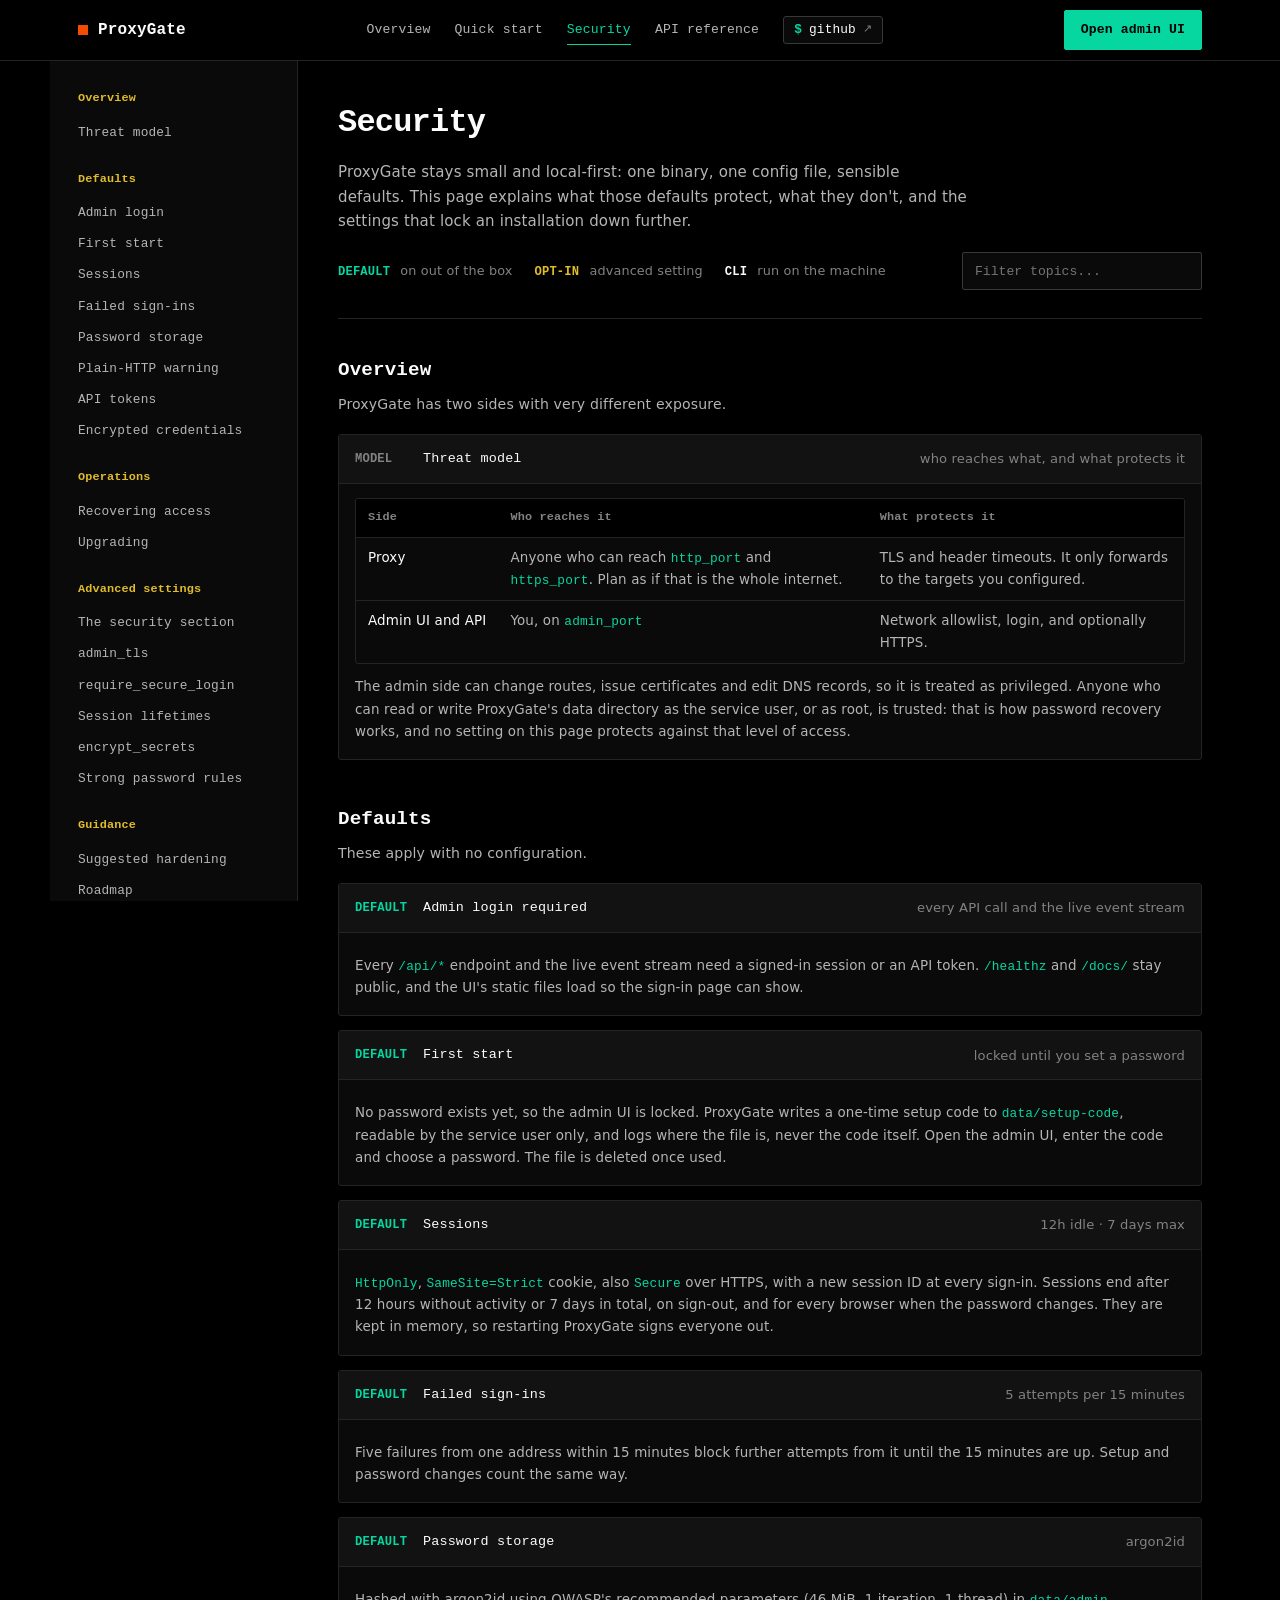
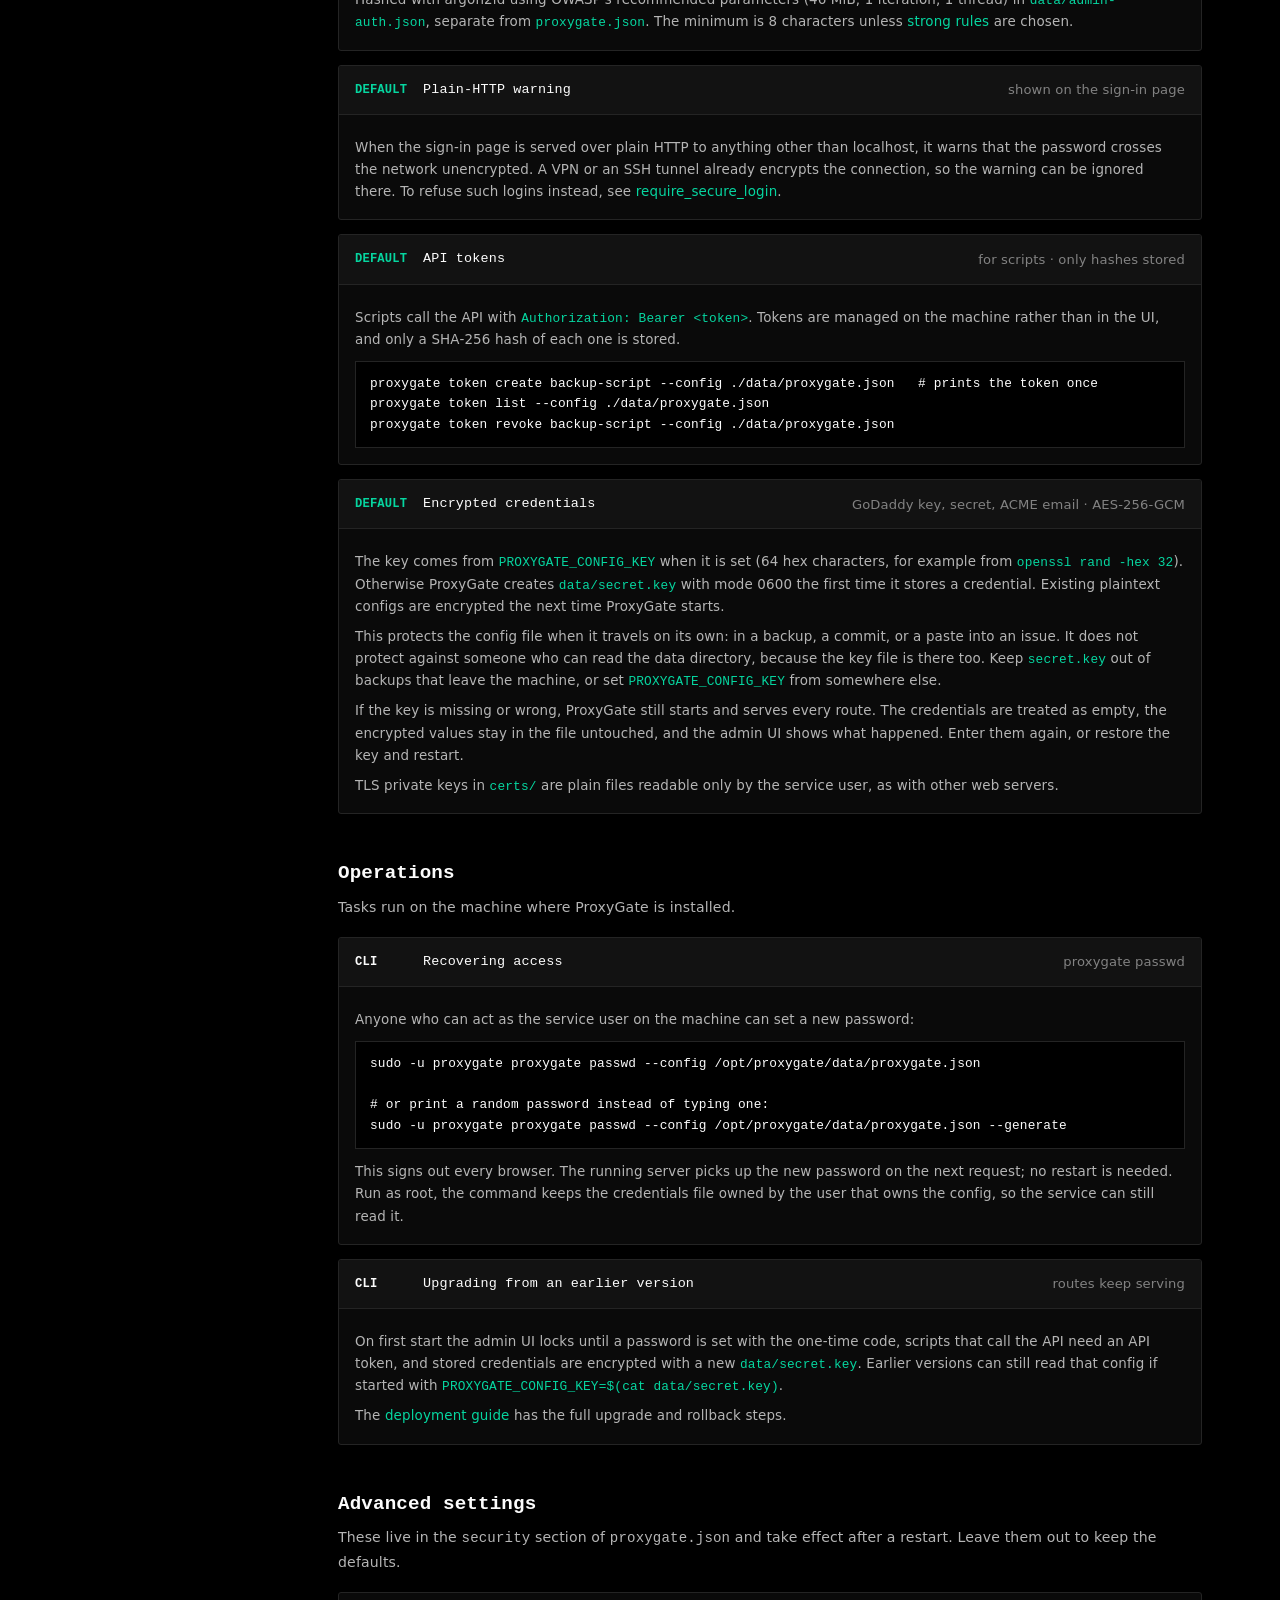
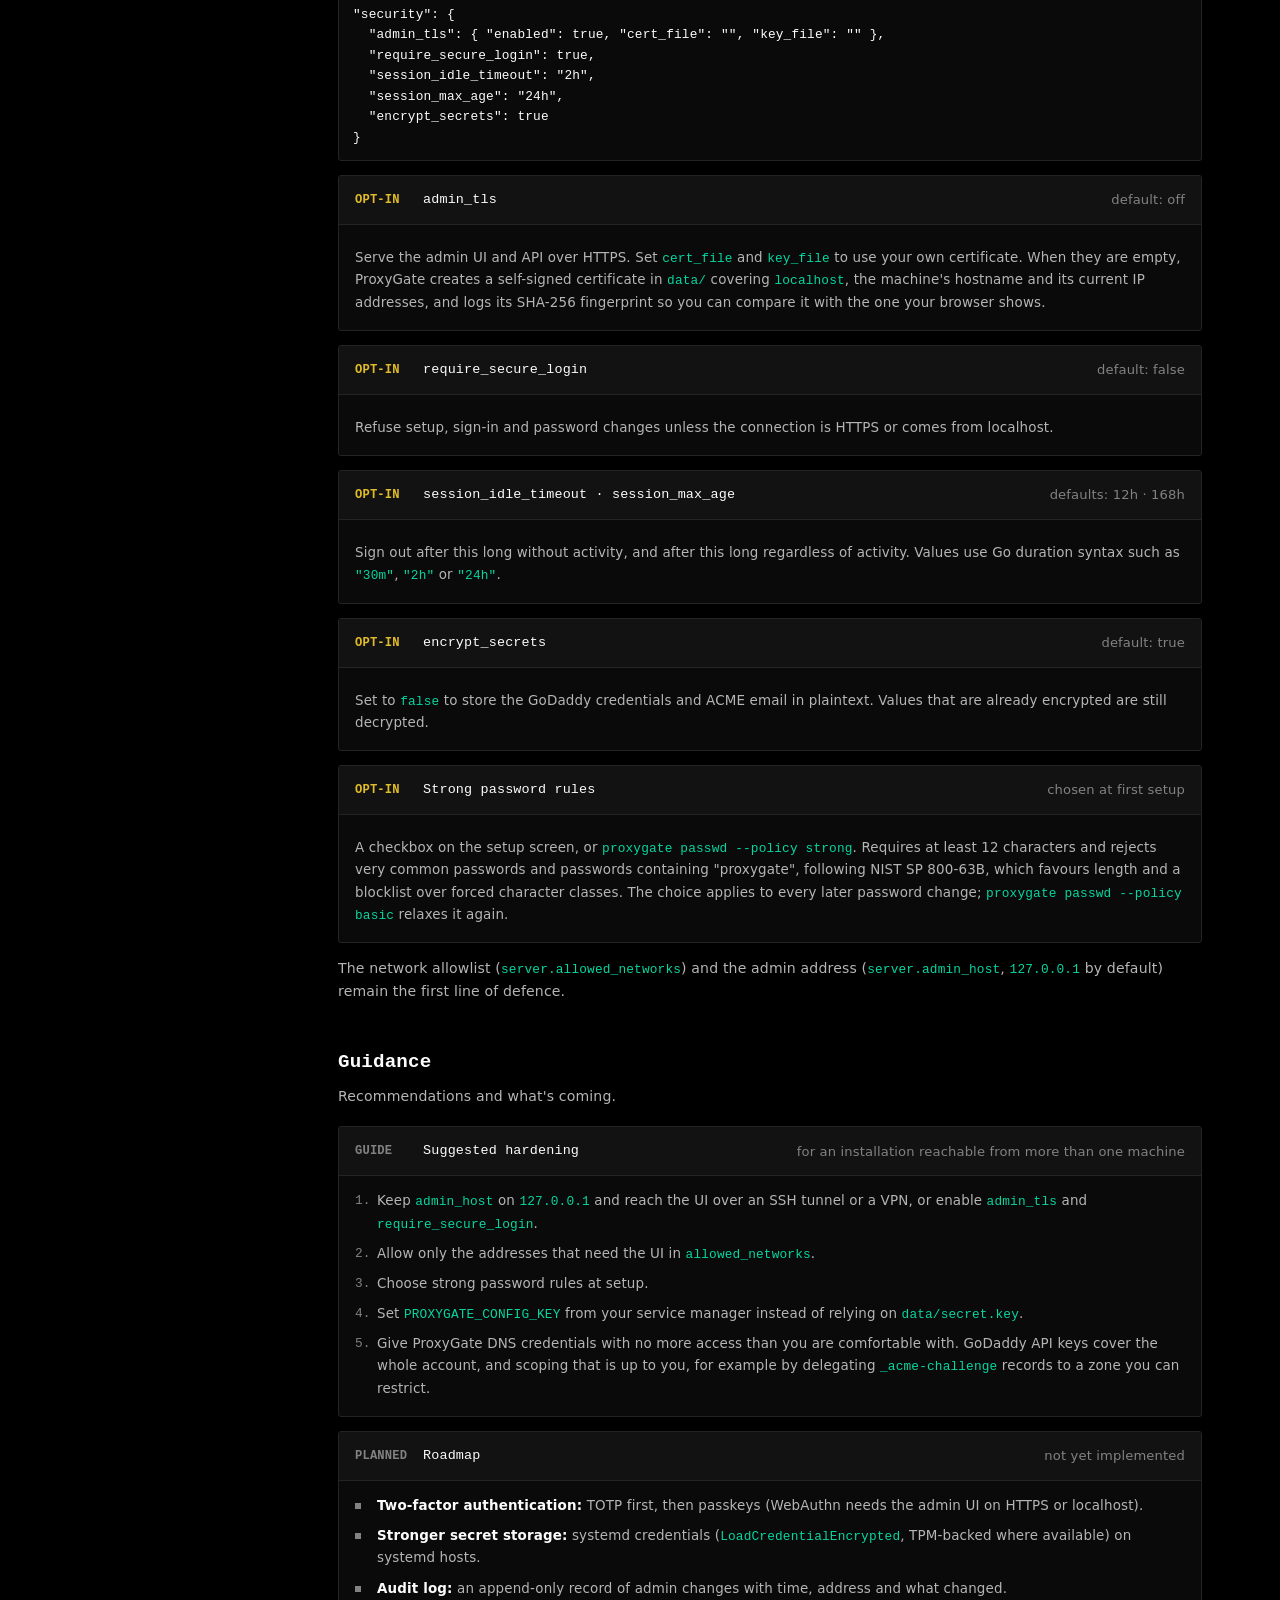
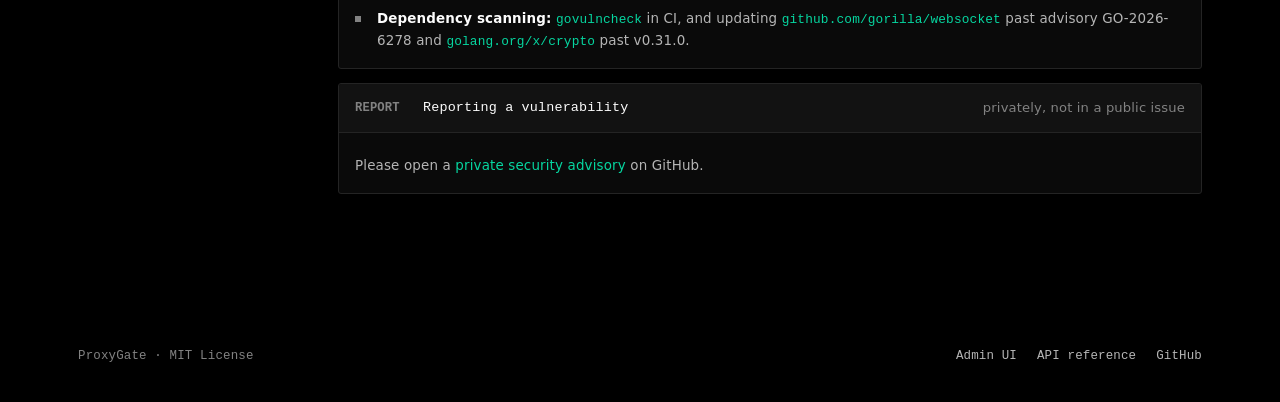
<file: docs/security.html>
<!DOCTYPE html>
<html lang="en">
<head>
    <meta charset="UTF-8">
    <meta name="viewport" content="width=device-width, initial-scale=1.0">
    <title>Security — ProxyGate</title>
    <meta name="description" content="How ProxyGate protects its admin UI and stored credentials by default, and the advanced settings that lock it down further.">
    <link rel="stylesheet" href="docs.css?v=20261127k">
</head>
<body>
    <header class="site-header">
        <div class="site-header-inner">
            <a href="./" class="brand-link">
                <span class="brand-mark" aria-hidden="true"></span>
                <span>ProxyGate</span>
            </a>
            <nav class="site-nav" aria-label="Site">
                <a href="./">Overview</a>
                <a href="./#quickstart">Quick start</a>
                <a href="security.html" class="active" aria-current="page">Security</a>
                <a href="api.html">API reference</a>
                <a class="gh-btn" href="https://github.com/gcis/proxygate" aria-label="ProxyGate on GitHub"><span class="gh-prompt" aria-hidden="true">$</span>github<span class="gh-arrow" aria-hidden="true">↗</span></a>
            </nav>
            <a href="/" class="btn btn-primary" data-console-link>Open admin UI</a>
        </div>
    </header>

    <div class="api-layout">
        <aside class="api-sidebar" aria-label="Security topics">
            <div class="api-nav-group">
                <h3>Overview</h3>
                <a href="#threat-model">Threat model</a>
            </div>
            <div class="api-nav-group">
                <h3>Defaults</h3>
                <a href="#admin-login">Admin login</a>
                <a href="#first-start">First start</a>
                <a href="#sessions">Sessions</a>
                <a href="#failed-signins">Failed sign-ins</a>
                <a href="#password-storage">Password storage</a>
                <a href="#plain-http">Plain-HTTP warning</a>
                <a href="#api-tokens">API tokens</a>
                <a href="#encrypted-credentials">Encrypted credentials</a>
            </div>
            <div class="api-nav-group">
                <h3>Operations</h3>
                <a href="#recovery">Recovering access</a>
                <a href="#upgrading">Upgrading</a>
            </div>
            <div class="api-nav-group">
                <h3>Advanced settings</h3>
                <a href="#advanced">The security section</a>
                <a href="#admin-tls">admin_tls</a>
                <a href="#require-secure-login">require_secure_login</a>
                <a href="#session-lifetimes">Session lifetimes</a>
                <a href="#encrypt-secrets">encrypt_secrets</a>
                <a href="#strong-passwords">Strong password rules</a>
            </div>
            <div class="api-nav-group">
                <h3>Guidance</h3>
                <a href="#hardening">Suggested hardening</a>
                <a href="#roadmap">Roadmap</a>
                <a href="#reporting">Reporting a vulnerability</a>
            </div>
        </aside>

        <main class="api-main">
            <div class="api-intro">
                <h1>Security</h1>
                <p>ProxyGate stays small and local-first: one binary, one config file, sensible defaults. This page explains what those defaults protect, what they don't, and the settings that lock an installation down further.</p>
                <div class="api-toolbar">
                    <div class="tag-legend">
                        <span><span class="method tag-default">DEFAULT</span> on out of the box</span>
                        <span><span class="method tag-optin">OPT-IN</span> advanced setting</span>
                        <span><span class="method tag-cli">CLI</span> run on the machine</span>
                    </div>
                    <input type="search" id="apiSearchInput" class="api-search" placeholder="Filter topics..." aria-label="Filter security topics">
                </div>
            </div>

            <section class="endpoint-group" id="overview">
                <h2>Overview</h2>
                <p>ProxyGate has two sides with very different exposure.</p>
                <div class="endpoint" id="threat-model">
                    <div class="endpoint-header">
                        <span class="method tag-muted">MODEL</span>
                        <span class="endpoint-path">Threat model</span>
                        <span class="endpoint-desc">who reaches what, and what protects it</span>
                    </div>
                    <div class="endpoint-details">
                        <div class="table-scroll">
                            <table>
                                <thead><tr><th>Side</th><th>Who reaches it</th><th>What protects it</th></tr></thead>
                                <tbody>
                                    <tr><td>Proxy</td><td>Anyone who can reach <code>http_port</code> and <code>https_port</code>. Plan as if that is the whole internet.</td><td>TLS and header timeouts. It only forwards to the targets you configured.</td></tr>
                                    <tr><td>Admin UI and API</td><td>You, on <code>admin_port</code></td><td>Network allowlist, login, and optionally HTTPS.</td></tr>
                                </tbody>
                            </table>
                        </div>
                        <p>The admin side can change routes, issue certificates and edit DNS records, so it is treated as privileged. Anyone who can read or write ProxyGate's data directory as the service user, or as root, is trusted: that is how password recovery works, and no setting on this page protects against that level of access.</p>
                    </div>
                </div>
            </section>

            <section class="endpoint-group" id="defaults">
                <h2>Defaults</h2>
                <p>These apply with no configuration.</p>
                <div class="endpoint" id="admin-login">
                    <div class="endpoint-header">
                        <span class="method tag-default">DEFAULT</span>
                        <span class="endpoint-path">Admin login required</span>
                        <span class="endpoint-desc">every API call and the live event stream</span>
                    </div>
                    <div class="endpoint-details">
                        <p>Every <code>/api/*</code> endpoint and the live event stream need a signed-in session or an API token. <code>/healthz</code> and <code>/docs/</code> stay public, and the UI's static files load so the sign-in page can show.</p>
                    </div>
                </div>
                <div class="endpoint" id="first-start">
                    <div class="endpoint-header">
                        <span class="method tag-default">DEFAULT</span>
                        <span class="endpoint-path">First start</span>
                        <span class="endpoint-desc">locked until you set a password</span>
                    </div>
                    <div class="endpoint-details">
                        <p>No password exists yet, so the admin UI is locked. ProxyGate writes a one-time setup code to <code>data/setup-code</code>, readable by the service user only, and logs where the file is, never the code itself. Open the admin UI, enter the code and choose a password. The file is deleted once used.</p>
                    </div>
                </div>
                <div class="endpoint" id="sessions">
                    <div class="endpoint-header">
                        <span class="method tag-default">DEFAULT</span>
                        <span class="endpoint-path">Sessions</span>
                        <span class="endpoint-desc">12h idle · 7 days max</span>
                    </div>
                    <div class="endpoint-details">
                        <p><code>HttpOnly</code>, <code>SameSite=Strict</code> cookie, also <code>Secure</code> over HTTPS, with a new session ID at every sign-in. Sessions end after 12 hours without activity or 7 days in total, on sign-out, and for every browser when the password changes. They are kept in memory, so restarting ProxyGate signs everyone out.</p>
                    </div>
                </div>
                <div class="endpoint" id="failed-signins">
                    <div class="endpoint-header">
                        <span class="method tag-default">DEFAULT</span>
                        <span class="endpoint-path">Failed sign-ins</span>
                        <span class="endpoint-desc">5 attempts per 15 minutes</span>
                    </div>
                    <div class="endpoint-details">
                        <p>Five failures from one address within 15 minutes block further attempts from it until the 15 minutes are up. Setup and password changes count the same way.</p>
                    </div>
                </div>
                <div class="endpoint" id="password-storage">
                    <div class="endpoint-header">
                        <span class="method tag-default">DEFAULT</span>
                        <span class="endpoint-path">Password storage</span>
                        <span class="endpoint-desc">argon2id</span>
                    </div>
                    <div class="endpoint-details">
                        <p>Hashed with argon2id using OWASP's recommended parameters (46&nbsp;MiB, 1 iteration, 1 thread) in <code>data/admin-auth.json</code>, separate from <code>proxygate.json</code>. The minimum is 8 characters unless <a href="#strong-passwords">strong rules</a> are chosen.</p>
                    </div>
                </div>
                <div class="endpoint" id="plain-http">
                    <div class="endpoint-header">
                        <span class="method tag-default">DEFAULT</span>
                        <span class="endpoint-path">Plain-HTTP warning</span>
                        <span class="endpoint-desc">shown on the sign-in page</span>
                    </div>
                    <div class="endpoint-details">
                        <p>When the sign-in page is served over plain HTTP to anything other than localhost, it warns that the password crosses the network unencrypted. A VPN or an SSH tunnel already encrypts the connection, so the warning can be ignored there. To refuse such logins instead, see <a href="#require-secure-login">require_secure_login</a>.</p>
                    </div>
                </div>
                <div class="endpoint" id="api-tokens">
                    <div class="endpoint-header">
                        <span class="method tag-default">DEFAULT</span>
                        <span class="endpoint-path">API tokens</span>
                        <span class="endpoint-desc">for scripts · only hashes stored</span>
                    </div>
                    <div class="endpoint-details">
                        <p>Scripts call the API with <code>Authorization: Bearer &lt;token&gt;</code>. Tokens are managed on the machine rather than in the UI, and only a SHA-256 hash of each one is stored.</p>
                        <pre>proxygate token create backup-script --config ./data/proxygate.json   # prints the token once
proxygate token list --config ./data/proxygate.json
proxygate token revoke backup-script --config ./data/proxygate.json</pre>
                    </div>
                </div>
                <div class="endpoint" id="encrypted-credentials">
                    <div class="endpoint-header">
                        <span class="method tag-default">DEFAULT</span>
                        <span class="endpoint-path">Encrypted credentials</span>
                        <span class="endpoint-desc">GoDaddy key, secret, ACME email · AES-256-GCM</span>
                    </div>
                    <div class="endpoint-details">
                        <p>The key comes from <code>PROXYGATE_CONFIG_KEY</code> when it is set (64 hex characters, for example from <code>openssl rand -hex 32</code>). Otherwise ProxyGate creates <code>data/secret.key</code> with mode 0600 the first time it stores a credential. Existing plaintext configs are encrypted the next time ProxyGate starts.</p>
                        <p>This protects the config file when it travels on its own: in a backup, a commit, or a paste into an issue. It does not protect against someone who can read the data directory, because the key file is there too. Keep <code>secret.key</code> out of backups that leave the machine, or set <code>PROXYGATE_CONFIG_KEY</code> from somewhere else.</p>
                        <p>If the key is missing or wrong, ProxyGate still starts and serves every route. The credentials are treated as empty, the encrypted values stay in the file untouched, and the admin UI shows what happened. Enter them again, or restore the key and restart.</p>
                        <p>TLS private keys in <code>certs/</code> are plain files readable only by the service user, as with other web servers.</p>
                    </div>
                </div>
            </section>

            <section class="endpoint-group" id="operations">
                <h2>Operations</h2>
                <p>Tasks run on the machine where ProxyGate is installed.</p>
                <div class="endpoint" id="recovery">
                    <div class="endpoint-header">
                        <span class="method tag-cli">CLI</span>
                        <span class="endpoint-path">Recovering access</span>
                        <span class="endpoint-desc">proxygate passwd</span>
                    </div>
                    <div class="endpoint-details">
                        <p>Anyone who can act as the service user on the machine can set a new password:</p>
                        <pre>sudo -u proxygate proxygate passwd --config /opt/proxygate/data/proxygate.json

# or print a random password instead of typing one:
sudo -u proxygate proxygate passwd --config /opt/proxygate/data/proxygate.json --generate</pre>
                        <p>This signs out every browser. The running server picks up the new password on the next request; no restart is needed. Run as root, the command keeps the credentials file owned by the user that owns the config, so the service can still read it.</p>
                    </div>
                </div>
                <div class="endpoint" id="upgrading">
                    <div class="endpoint-header">
                        <span class="method tag-cli">CLI</span>
                        <span class="endpoint-path">Upgrading from an earlier version</span>
                        <span class="endpoint-desc">routes keep serving</span>
                    </div>
                    <div class="endpoint-details">
                        <p>On first start the admin UI locks until a password is set with the one-time code, scripts that call the API need an API token, and stored credentials are encrypted with a new <code>data/secret.key</code>. Earlier versions can still read that config if started with <code>PROXYGATE_CONFIG_KEY=$(cat data/secret.key)</code>.</p>
                        <p>The <a href="https://github.com/gcis/proxygate/blob/main/docs/deployment.md#upgrading-to-the-version-with-admin-login">deployment guide</a> has the full upgrade and rollback steps.</p>
                    </div>
                </div>
            </section>

            <section class="endpoint-group" id="advanced">
                <h2>Advanced settings</h2>
                <p>These live in the <code>security</code> section of <code>proxygate.json</code> and take effect after a restart. Leave them out to keep the defaults.</p>
                <pre class="group-pre">"security": {
  "admin_tls": { "enabled": true, "cert_file": "", "key_file": "" },
  "require_secure_login": true,
  "session_idle_timeout": "2h",
  "session_max_age": "24h",
  "encrypt_secrets": true
}</pre>
                <div class="endpoint" id="admin-tls">
                    <div class="endpoint-header">
                        <span class="method tag-optin">OPT-IN</span>
                        <span class="endpoint-path">admin_tls</span>
                        <span class="endpoint-desc">default: off</span>
                    </div>
                    <div class="endpoint-details">
                        <p>Serve the admin UI and API over HTTPS. Set <code>cert_file</code> and <code>key_file</code> to use your own certificate. When they are empty, ProxyGate creates a self-signed certificate in <code>data/</code> covering <code>localhost</code>, the machine's hostname and its current IP addresses, and logs its SHA-256 fingerprint so you can compare it with the one your browser shows.</p>
                    </div>
                </div>
                <div class="endpoint" id="require-secure-login">
                    <div class="endpoint-header">
                        <span class="method tag-optin">OPT-IN</span>
                        <span class="endpoint-path">require_secure_login</span>
                        <span class="endpoint-desc">default: false</span>
                    </div>
                    <div class="endpoint-details">
                        <p>Refuse setup, sign-in and password changes unless the connection is HTTPS or comes from localhost.</p>
                    </div>
                </div>
                <div class="endpoint" id="session-lifetimes">
                    <div class="endpoint-header">
                        <span class="method tag-optin">OPT-IN</span>
                        <span class="endpoint-path">session_idle_timeout · session_max_age</span>
                        <span class="endpoint-desc">defaults: 12h · 168h</span>
                    </div>
                    <div class="endpoint-details">
                        <p>Sign out after this long without activity, and after this long regardless of activity. Values use Go duration syntax such as <code>"30m"</code>, <code>"2h"</code> or <code>"24h"</code>.</p>
                    </div>
                </div>
                <div class="endpoint" id="encrypt-secrets">
                    <div class="endpoint-header">
                        <span class="method tag-optin">OPT-IN</span>
                        <span class="endpoint-path">encrypt_secrets</span>
                        <span class="endpoint-desc">default: true</span>
                    </div>
                    <div class="endpoint-details">
                        <p>Set to <code>false</code> to store the GoDaddy credentials and ACME email in plaintext. Values that are already encrypted are still decrypted.</p>
                    </div>
                </div>
                <div class="endpoint" id="strong-passwords">
                    <div class="endpoint-header">
                        <span class="method tag-optin">OPT-IN</span>
                        <span class="endpoint-path">Strong password rules</span>
                        <span class="endpoint-desc">chosen at first setup</span>
                    </div>
                    <div class="endpoint-details">
                        <p>A checkbox on the setup screen, or <code>proxygate passwd --policy strong</code>. Requires at least 12 characters and rejects very common passwords and passwords containing "proxygate", following NIST SP 800-63B, which favours length and a blocklist over forced character classes. The choice applies to every later password change; <code>proxygate passwd --policy basic</code> relaxes it again.</p>
                    </div>
                </div>
                <p class="group-note">The network allowlist (<code>server.allowed_networks</code>) and the admin address (<code>server.admin_host</code>, <code>127.0.0.1</code> by default) remain the first line of defence.</p>
            </section>

            <section class="endpoint-group" id="guidance">
                <h2>Guidance</h2>
                <p>Recommendations and what's coming.</p>
                <div class="endpoint" id="hardening">
                    <div class="endpoint-header">
                        <span class="method tag-muted">GUIDE</span>
                        <span class="endpoint-path">Suggested hardening</span>
                        <span class="endpoint-desc">for an installation reachable from more than one machine</span>
                    </div>
                    <div class="endpoint-details">
                        <ol>
                            <li>Keep <code>admin_host</code> on <code>127.0.0.1</code> and reach the UI over an SSH tunnel or a VPN, or enable <code>admin_tls</code> and <code>require_secure_login</code>.</li>
                            <li>Allow only the addresses that need the UI in <code>allowed_networks</code>.</li>
                            <li>Choose strong password rules at setup.</li>
                            <li>Set <code>PROXYGATE_CONFIG_KEY</code> from your service manager instead of relying on <code>data/secret.key</code>.</li>
                            <li>Give ProxyGate DNS credentials with no more access than you are comfortable with. GoDaddy API keys cover the whole account, and scoping that is up to you, for example by delegating <code>_acme-challenge</code> records to a zone you can restrict.</li>
                        </ol>
                    </div>
                </div>
                <div class="endpoint" id="roadmap">
                    <div class="endpoint-header">
                        <span class="method tag-planned">PLANNED</span>
                        <span class="endpoint-path">Roadmap</span>
                        <span class="endpoint-desc">not yet implemented</span>
                    </div>
                    <div class="endpoint-details">
                        <ul>
                            <li><strong>Two-factor authentication:</strong> TOTP first, then passkeys (WebAuthn needs the admin UI on HTTPS or localhost).</li>
                            <li><strong>Stronger secret storage:</strong> systemd credentials (<code>LoadCredentialEncrypted</code>, TPM-backed where available) on systemd hosts.</li>
                            <li><strong>Audit log:</strong> an append-only record of admin changes with time, address and what changed.</li>
                            <li><strong>Dependency scanning:</strong> <code>govulncheck</code> in CI, and updating <code>github.com/gorilla/websocket</code> past advisory GO-2026-6278 and <code>golang.org/x/crypto</code> past v0.31.0.</li>
                        </ul>
                    </div>
                </div>
                <div class="endpoint" id="reporting">
                    <div class="endpoint-header">
                        <span class="method tag-muted">REPORT</span>
                        <span class="endpoint-path">Reporting a vulnerability</span>
                        <span class="endpoint-desc">privately, not in a public issue</span>
                    </div>
                    <div class="endpoint-details">
                        <p>Please open a <a href="https://github.com/gcis/proxygate/security/advisories/new">private security advisory</a> on GitHub.</p>
                    </div>
                </div>
            </section>
        </main>
    </div>

    <footer class="site-footer">
        <div class="site-footer-inner">
            <span>ProxyGate · MIT License</span>
            <div class="footer-links">
                <a href="/" data-console-link>Admin UI</a>
                <a href="api.html">API reference</a>
                <a href="https://github.com/gcis/proxygate" target="_blank" rel="noopener noreferrer">GitHub</a>
            </div>
        </div>
    </footer>

    <script src="docs.js?v=20261127"></script>
</body>
</html>
</file>
<file: docs/docs.css>
:root {
    --black: #000000;
    --saffron: #e1bc29;
    --molten: #f24c00;
    --emerald: #06d6a0;
    --white: #fcfcfc;

    --bg-canvas: #000000;
    --bg-surface: #0a0a0a;
    --bg-elevated: #121212;
    --bg-hover: #171717;
    --border: #242424;
    --border-strong: #383838;

    --text-primary: #fcfcfc;
    --text-secondary: #b5b5b5;
    --text-muted: #828282;

    --font-sans: 'Plus Jakarta Sans', system-ui, -apple-system, BlinkMacSystemFont, 'Segoe UI', Roboto, sans-serif;
    --font-mono: 'IBM Plex Mono', ui-monospace, SFMono-Regular, Menlo, Monaco, Consolas, monospace;

    --radius: 3px;
    --radius-sm: 2px;
    --ease: cubic-bezier(0.16, 1, 0.3, 1);
}

* {
    margin: 0;
    padding: 0;
    box-sizing: border-box;
}

html {
    scroll-behavior: smooth;
}

body {
    background: var(--bg-canvas);
    color: var(--text-primary);
    font-family: var(--font-sans);
    font-size: 15px;
    line-height: 1.65;
    letter-spacing: 0.01em;
    -webkit-font-smoothing: antialiased;
    -moz-osx-font-smoothing: grayscale;
    min-height: 100vh;
}

:focus-visible {
    outline: 2px solid var(--saffron);
    outline-offset: 2px;
}

a {
    color: var(--emerald);
    text-decoration: none;
}

a:hover {
    text-decoration: underline;
}

.mono {
    font-family: var(--font-mono);
    font-variant-numeric: tabular-nums;
}

/* 3-Zone Top Bar */
.site-header {
    position: sticky;
    top: 0;
    z-index: 100;
    background: var(--bg-canvas);
    border-bottom: 1px solid var(--border);
}

.site-header-inner {
    max-width: 1180px;
    margin: 0 auto;
    height: 60px;
    padding: 0 28px;
    display: flex;
    align-items: center;
    justify-content: space-between;
    gap: 32px;
}

.brand-link {
    display: inline-flex;
    align-items: center;
    gap: 10px;
    font-family: var(--font-mono);
    font-size: 1rem;
    font-weight: 600;
    color: var(--white);
    text-decoration: none;
    white-space: nowrap;
    flex-shrink: 0;
}

.brand-link:hover {
    text-decoration: none;
    color: var(--emerald);
}

.brand-mark {
    width: 10px;
    height: 10px;
    background: var(--molten);
    display: inline-block;
    flex-shrink: 0;
}

.site-nav {
    display: flex;
    align-items: center;
    gap: 24px;
}

.site-nav a {
    font-family: var(--font-mono);
    font-size: 0.82rem;
    font-weight: 500;
    color: var(--text-secondary);
    text-decoration: none;
    white-space: nowrap;
    flex-shrink: 0;
    padding: 4px 0;
    border-bottom: 1px solid transparent;
    transition: color 0.15s var(--ease), border-color 0.15s var(--ease);
}

.site-nav a:hover,
.site-nav a.active {
    color: var(--emerald);
    border-bottom-color: var(--emerald);
    text-decoration: none;
}

/* Buttons */
.btn {
    display: inline-flex;
    align-items: center;
    justify-content: center;
    gap: 8px;
    min-height: 40px;
    padding: 8px 16px;
    border-radius: var(--radius-sm);
    border: 1px solid transparent;
    font-family: var(--font-mono);
    font-size: 0.82rem;
    font-weight: 600;
    cursor: pointer;
    white-space: nowrap;
    flex-shrink: 0;
    text-decoration: none;
    transition: background-color 0.15s var(--ease), color 0.15s var(--ease), border-color 0.15s var(--ease);
}

.btn:hover {
    text-decoration: none;
}

.btn-primary {
    background: var(--emerald);
    color: var(--black);
    border-color: var(--emerald);
}

.btn-primary:hover {
    background: #1be8b2;
    border-color: #1be8b2;
}

.btn-secondary {
    background: var(--bg-canvas);
    color: var(--white);
    border-color: var(--border-strong);
}

.btn-secondary:hover {
    border-color: var(--saffron);
    color: var(--saffron);
}

.btn-sm {
    min-height: 30px;
    padding: 4px 10px;
    font-size: 0.74rem;
}

/* Layout Containers */
.container {
    max-width: 1180px;
    margin: 0 auto;
    padding: 0 28px;
}

/* Hero Section */
.hero {
    padding: 72px 0 56px;
    border-bottom: 1px solid var(--border);
}


.hero-copy {
    display: flex;
    flex-direction: column;
    justify-content: center;
}

.kicker {
    font-family: var(--font-mono);
    font-size: 0.8rem;
    color: var(--saffron);
    margin-bottom: 14px;
}

.hero h1 {
    font-family: var(--font-mono);
    font-size: clamp(2.25rem, 4vw, 3.35rem);
    font-weight: 600;
    line-height: 1.1;
    letter-spacing: -0.03em;
    color: var(--white);
    text-wrap: balance;
    margin-bottom: 18px;
}

.hero-lead {
    color: var(--text-secondary);
    font-size: 1.02rem;
    max-width: 58ch;
    margin-bottom: 24px;
}



.cta-group {
    display: flex;
    align-items: center;
    gap: 12px;
    flex-wrap: wrap;
}

/* Single-column hero */
.hero-single {
    display: flex;
    flex-direction: column;
    align-items: flex-start;
}

.hero-single h1 {
    max-width: 22ch;
}

/* Hero proof points: a row of stat blocks */
.proof-strip {
    display: grid;
    grid-template-columns: repeat(4, auto);
    justify-content: start;
    margin-top: 36px;
    border-top: 1px solid var(--border);
}

.proof {
    display: flex;
    flex-direction: column;
    gap: 4px;
    padding: 16px 28px 0 0;
    margin-right: 28px;
    border-right: 1px solid var(--border);
}

.proof:last-child {
    border-right: none;
    margin-right: 0;
}

.proof-num {
    font-family: var(--font-mono);
    font-size: 1.15rem;
    font-weight: 600;
    color: var(--white);
    font-variant-numeric: tabular-nums;
    white-space: nowrap;
}

.proof-label {
    font-size: 0.8rem;
    color: var(--text-muted);
}

@media (max-width: 720px) {
    .proof-strip {
        grid-template-columns: repeat(2, minmax(0, 1fr));
        row-gap: 4px;
    }
    .proof,
    .proof:last-child {
        border-right: none;
        margin-right: 0;
        padding-right: 12px;
    }
}

/* What it fixes */
.why-grid {
    display: grid;
    grid-template-columns: repeat(3, minmax(0, 1fr));
    gap: 20px;
}

.why-item {
    border-top: 2px solid var(--emerald);
    padding-top: 16px;
    display: flex;
    flex-direction: column;
    gap: 10px;
}

.why-item h3 {
    font-size: 1.02rem;
    font-weight: 600;
    color: var(--white);
}

.why-item p {
    font-size: 0.9rem;
    color: var(--text-secondary);
}

/* Is it right for you? */
.fit-grid {
    display: grid;
    grid-template-columns: repeat(2, minmax(0, 1fr));
    gap: 20px;
}

.fit-col {
    border: 1px solid var(--border);
    border-radius: var(--radius);
    background: var(--bg-surface);
    padding: 22px;
}

.fit-col h3 {
    font-family: var(--font-mono);
    font-size: 0.9rem;
    margin-bottom: 12px;
}

.fit-yes h3 { color: var(--emerald); }
.fit-no h3 { color: var(--saffron); }

.fit-col ul {
    padding-left: 0;
    display: flex;
    flex-direction: column;
    gap: 8px;
    font-size: 0.9rem;
    color: var(--text-secondary);
}

.why-item code,
.cap-item code {
    font-family: var(--font-mono);
    font-size: 0.86em;
    color: var(--text-primary);
}

@media (max-width: 860px) {
    .why-grid,
    .fit-grid {
        grid-template-columns: 1fr;
    }
}

/* Admin UI screenshots */
.shot {
    margin: 0;
    display: flex;
    flex-direction: column;
    gap: 10px;
    min-width: 0;
}

.shot img {
    display: block;
    width: 100%;
    max-width: 100%;
    height: auto;
    border: 1px solid var(--border-strong);
    border-radius: var(--radius);
}

.shot figcaption {
    font-size: 0.86rem;
    color: var(--text-secondary);
}

.shot figcaption strong {
    color: var(--white);
    font-weight: 600;
}

.shot-wide {
    margin-bottom: 28px;
}

.shot-grid {
    display: grid;
    grid-template-columns: repeat(3, minmax(0, 1fr));
    gap: 20px;
}

@media (max-width: 860px) {
    .shot-grid { grid-template-columns: 1fr; }
}

/* Sections */
.doc-section {
    padding: 64px 0;
    border-bottom: 1px solid var(--border);
}

.section-header {
    margin-bottom: 32px;
    max-width: 68ch;
}

.section-header h2 {
    font-family: var(--font-mono);
    font-size: 1.55rem;
    font-weight: 600;
    letter-spacing: -0.02em;
    color: var(--white);
    margin-bottom: 8px;
    text-wrap: balance;
}

.section-header p {
    color: var(--text-secondary);
    font-size: 0.94rem;
}

/* Asymmetric Capability Grid (2-column hairline table grid) */
.cap-grid {
    display: grid;
    grid-template-columns: repeat(2, minmax(0, 1fr));
    border: 1px solid var(--border);
    background: var(--bg-surface);
}

.cap-item {
    padding: 24px 26px;
    border-right: 1px solid var(--border);
    border-bottom: 1px solid var(--border);
}

.cap-item:nth-child(2n) {
    border-right: none;
}


.cap-item h3 {
    font-size: 1rem;
    font-weight: 600;
    color: var(--white);
    margin-bottom: 8px;
}

.cap-item p {
    color: var(--text-secondary);
    font-size: 0.88rem;
    line-height: 1.6;
}

/* Architecture Panel */
.arch-panel {
    background: var(--bg-surface);
    border: 1px solid var(--border);
    border-radius: var(--radius);
    padding: 28px 24px;
}

.arch-panel svg {
    width: 100%;
    max-width: 820px;
    margin: 0 auto;
    display: block;
}








/* Code Blocks */
.code-block {
    background: var(--bg-surface);
    border: 1px solid var(--border-strong);
    border-radius: var(--radius);
    overflow: hidden;
}

.code-block-header {
    display: flex;
    align-items: center;
    justify-content: space-between;
    padding: 8px 14px;
    border-bottom: 1px solid var(--border);
    background: var(--bg-elevated);
    font-family: var(--font-mono);
    font-size: 0.74rem;
    color: var(--text-muted);
}

.code-block pre {
    padding: 18px 20px;
    overflow-x: auto;
}

.code-block code {
    font-family: var(--font-mono);
    font-size: 0.82rem;
    line-height: 1.75;
    color: var(--text-primary);
    white-space: pre;
}

.cmd { color: var(--emerald); }
.arg { color: var(--white); }
.path { color: var(--saffron); }
.comment { color: var(--text-muted); }

/* API Reference Layout */
.api-layout {
    max-width: 1180px;
    margin: 0 auto;
    display: flex;
    min-height: calc(100vh - 60px);
}

.api-sidebar {
    width: 248px;
    flex-shrink: 0;
    border-right: 1px solid var(--border);
    padding: 28px 20px 48px 28px;
    position: sticky;
    top: 60px;
    height: calc(100vh - 60px);
    overflow-y: auto;
    background: var(--bg-surface);
}

.api-nav-group {
    margin-bottom: 22px;
}

.api-nav-group h3 {
    font-family: var(--font-mono);
    font-size: 0.74rem;
    font-weight: 600;
    color: var(--saffron);
    margin-bottom: 8px;
}

.api-nav-group a {
    display: block;
    padding: 5px 0;
    font-family: var(--font-mono);
    font-size: 0.8rem;
    color: var(--text-secondary);
    text-decoration: none;
    transition: color 0.15s var(--ease);
}

.api-nav-group a:hover {
    color: var(--emerald);
    text-decoration: none;
}

.api-main {
    flex: 1;
    min-width: 0;
    padding: 36px 28px 72px 40px;
}

.api-intro {
    padding-bottom: 28px;
    border-bottom: 1px solid var(--border);
    margin-bottom: 36px;
}

.api-intro h1 {
    font-family: var(--font-mono);
    font-size: 2rem;
    font-weight: 600;
    letter-spacing: -0.025em;
    margin-bottom: 10px;
}

.api-intro p {
    color: var(--text-secondary);
    max-width: 66ch;
    margin-bottom: 18px;
}

.api-toolbar {
    display: flex;
    align-items: center;
    justify-content: space-between;
    gap: 16px;
    flex-wrap: wrap;
}

.base-url {
    font-family: var(--font-mono);
    font-size: 0.82rem;
    color: var(--emerald);
    background: var(--bg-surface);
    border: 1px solid var(--border-strong);
    padding: 8px 14px;
    border-radius: var(--radius-sm);
}

.api-search {
    min-width: 240px;
    min-height: 38px;
    padding: 6px 12px;
    background: var(--bg-surface);
    border: 1px solid var(--border-strong);
    border-radius: var(--radius-sm);
    color: var(--white);
    font-family: var(--font-mono);
    font-size: 0.82rem;
}

.api-search:focus {
    outline: none;
    border-color: var(--saffron);
}

.endpoint-group {
    margin-bottom: 44px;
}

.endpoint-group h2 {
    font-family: var(--font-mono);
    font-size: 1.2rem;
    font-weight: 600;
    color: var(--white);
    margin-bottom: 6px;
}

.endpoint-group > p {
    color: var(--text-secondary);
    font-size: 0.88rem;
    margin-bottom: 18px;
}

.endpoint {
    background: var(--bg-surface);
    border: 1px solid var(--border);
    border-radius: var(--radius);
    margin-bottom: 14px;
    overflow: hidden;
}

.endpoint-header {
    display: flex;
    align-items: center;
    gap: 14px;
    padding: 13px 16px;
    background: var(--bg-elevated);
    flex-wrap: wrap;
}

.method {
    font-family: var(--font-mono);
    font-size: 0.76rem;
    font-weight: 600;
    min-width: 54px;
    text-align: left;
}

.method.get { color: var(--emerald); }
.method.post { color: var(--saffron); }
.method.put { color: var(--saffron); }
.method.patch { color: var(--emerald); }
.method.del { color: var(--molten); }

.endpoint-path {
    font-family: var(--font-mono);
    font-size: 0.84rem;
    color: var(--white);
    word-break: break-all;
}

.endpoint-path .param {
    color: var(--saffron);
}

.endpoint-desc {
    color: var(--text-muted);
    font-size: 0.82rem;
    margin-left: auto;
}

.endpoint-details {
    padding: 14px 16px 16px;
    border-top: 1px solid var(--border);
}

.endpoint-details h4 {
    font-family: var(--font-mono);
    font-size: 0.75rem;
    color: var(--text-muted);
    margin: 12px 0 6px;
}

.endpoint-details h4:first-child {
    margin-top: 0;
}

.endpoint-details pre {
    background: var(--bg-canvas);
    border: 1px solid var(--border);
    padding: 12px 14px;
    overflow-x: auto;
    font-family: var(--font-mono);
    font-size: 0.8rem;
    line-height: 1.6;
    color: var(--text-primary);
}

.endpoint-details p {
    margin-top: 8px;
    font-size: 0.84rem;
    color: var(--text-secondary);
}

.endpoint-details code {
    font-family: var(--font-mono);
    font-size: 0.8rem;
    color: var(--emerald);
}

.key { color: var(--saffron); }
.str { color: var(--emerald); }
.num { color: var(--white); }
.bool { color: var(--molten); }

.hidden {
    display: none !important;
}

/* Footer */
.site-footer {
    padding: 36px 0;
}

.site-footer-inner {
    max-width: 1180px;
    margin: 0 auto;
    padding: 0 28px;
    display: flex;
    align-items: center;
    justify-content: space-between;
    gap: 16px;
    flex-wrap: wrap;
    font-family: var(--font-mono);
    font-size: 0.78rem;
    color: var(--text-muted);
}

.footer-links {
    display: flex;
    align-items: center;
    gap: 20px;
}

.footer-links a {
    color: var(--text-secondary);
}

.footer-links a:hover {
    color: var(--emerald);
}

/* Responsive */
@media (max-width: 960px) {
    .api-sidebar {
        display: none;
    }
    .api-main {
        padding: 28px 20px 60px;
    }
}

@media (max-width: 720px) {
    /* Keep the same menu on phones: a second row that wraps if needed. */
    .site-header-inner {
        height: auto;
        flex-wrap: wrap;
        row-gap: 0;
        padding-top: 12px;
        padding-bottom: 0;
    }
    .site-nav {
        order: 3;
        flex-basis: 100%;
        flex-wrap: wrap;
        gap: 8px 20px;
        padding: 10px 0 12px;
    }
    .site-nav::-webkit-scrollbar {
        display: none;
    }
    .cap-grid {
        grid-template-columns: 1fr;
    }
    .cap-item {
        border-right: none;
    }
    .endpoint-desc {
        margin-left: 0;
        width: 100%;
    }
}

/* Honour the hidden attribute even on elements styled with display rules. */
[hidden] {
    display: none !important;
}

/* Lists: markers sit inside the text column, aligned with headings and
   paragraphs; wrapped lines align with the first line's text. */
.fit-col ul {
    list-style: none;
}

.fit-col ul > li {
    position: relative;
    padding-left: 18px;
}

.fit-col ul > li::before {
    content: "";
    position: absolute;
    left: 0;
    top: 0.62em;
    width: 6px;
    height: 6px;
    background: var(--text-muted);
}

.fit-yes ul > li::before { background: var(--emerald); }
.fit-no ul > li::before { background: var(--saffron); }

/* Security reference: card labels, legend, tables and lists inside cards */
.method { white-space: nowrap; }
.method.tag-default { color: var(--emerald); }
.method.tag-optin { color: var(--saffron); }
.method.tag-cli { color: var(--white); }
.method.tag-planned,
.method.tag-muted { color: var(--text-muted); }

.tag-legend {
    display: flex;
    flex-wrap: wrap;
    gap: 6px 22px;
    font-size: 0.8rem;
    color: var(--text-muted);
}

.tag-legend .method {
    min-width: 0;
    margin-right: 6px;
}

.endpoint-group > pre {
    background: var(--bg-surface);
    border: 1px solid var(--border);
    border-radius: var(--radius);
    padding: 12px 14px;
    margin-bottom: 14px;
    overflow-x: auto;
    font-family: var(--font-mono);
    font-size: 0.8rem;
    line-height: 1.6;
    color: var(--text-primary);
}

.group-note {
    font-size: 0.86rem;
    color: var(--text-secondary);
    margin-top: 4px;
}

.group-note code {
    font-family: var(--font-mono);
    font-size: 0.8rem;
    color: var(--emerald);
}

.endpoint-details pre + p,
.endpoint-details .table-scroll + p {
    margin-top: 12px;
}

.endpoint-details pre {
    margin-top: 10px;
}

.endpoint-details a {
    color: var(--emerald);
}

.endpoint-details .table-scroll {
    border: 1px solid var(--border);
    border-radius: var(--radius);
    overflow-x: auto;
}

.endpoint-details table {
    width: 100%;
    border-collapse: collapse;
    font-size: 0.84rem;
}

.endpoint-details th,
.endpoint-details td {
    text-align: left;
    vertical-align: top;
    padding: 9px 12px;
    border-bottom: 1px solid var(--border);
    color: var(--text-secondary);
}

.endpoint-details th {
    font-family: var(--font-mono);
    font-size: 0.74rem;
    color: var(--text-muted);
    background: var(--bg-canvas);
}

.endpoint-details tr:last-child td { border-bottom: none; }
.endpoint-details td:first-child { color: var(--text-primary); white-space: nowrap; }

.endpoint-details ul,
.endpoint-details ol {
    list-style: none;
    padding-left: 0;
    display: flex;
    flex-direction: column;
    gap: 8px;
    font-size: 0.84rem;
    color: var(--text-secondary);
}

.endpoint-details ul > li,
.endpoint-details ol > li {
    position: relative;
    padding-left: 22px;
}

.endpoint-details ul > li::before {
    content: "";
    position: absolute;
    left: 0;
    top: 0.6em;
    width: 6px;
    height: 6px;
    background: var(--text-muted);
}

.endpoint-details ol { counter-reset: step; }
.endpoint-details ol > li { counter-increment: step; }
.endpoint-details ol > li::before {
    content: counter(step) ".";
    position: absolute;
    left: 0;
    font-family: var(--font-mono);
    font-size: 0.8rem;
    color: var(--text-muted);
}

.endpoint-details strong { color: var(--text-primary); }

/* GitHub link in the menu, styled as a shell prompt */
.site-nav a.gh-btn {
    display: inline-flex;
    align-items: center;
    gap: 7px;
    padding: 5px 10px;
    border: 1px solid var(--border-strong);
    border-radius: var(--radius);
    background: var(--bg-surface);
    color: var(--text-primary);
    font-family: var(--font-mono);
    font-size: 0.8rem;
    line-height: 1.2;
    transition: border-color 0.15s var(--ease), color 0.15s var(--ease);
}

.site-nav a.gh-btn:hover,
.site-nav a.gh-btn:focus-visible {
    border-color: var(--emerald);
    border-bottom-color: var(--emerald);
    color: var(--white);
}

.gh-prompt {
    color: var(--emerald);
    font-weight: 600;
}

.gh-arrow {
    color: var(--text-muted);
    font-size: 0.85em;
    transition: transform 0.15s var(--ease), color 0.15s var(--ease);
}

.site-nav a.gh-btn:hover .gh-arrow {
    color: var(--emerald);
    transform: translate(1px, -1px);
}

@media (prefers-reduced-motion: reduce) {
    .site-nav a.gh-btn,
    .gh-arrow { transition: none; }
}

/* Start at boot, under the quick start */
.boot-intro {
    margin: 40px 0 16px;
    max-width: 760px;
}

.boot-intro h3 {
    font-size: 1.1rem;
    margin-bottom: 8px;
}

.boot-intro p {
    color: var(--text-secondary);
}

.boot-block + .boot-block {
    margin-top: 16px;
}
</file>
